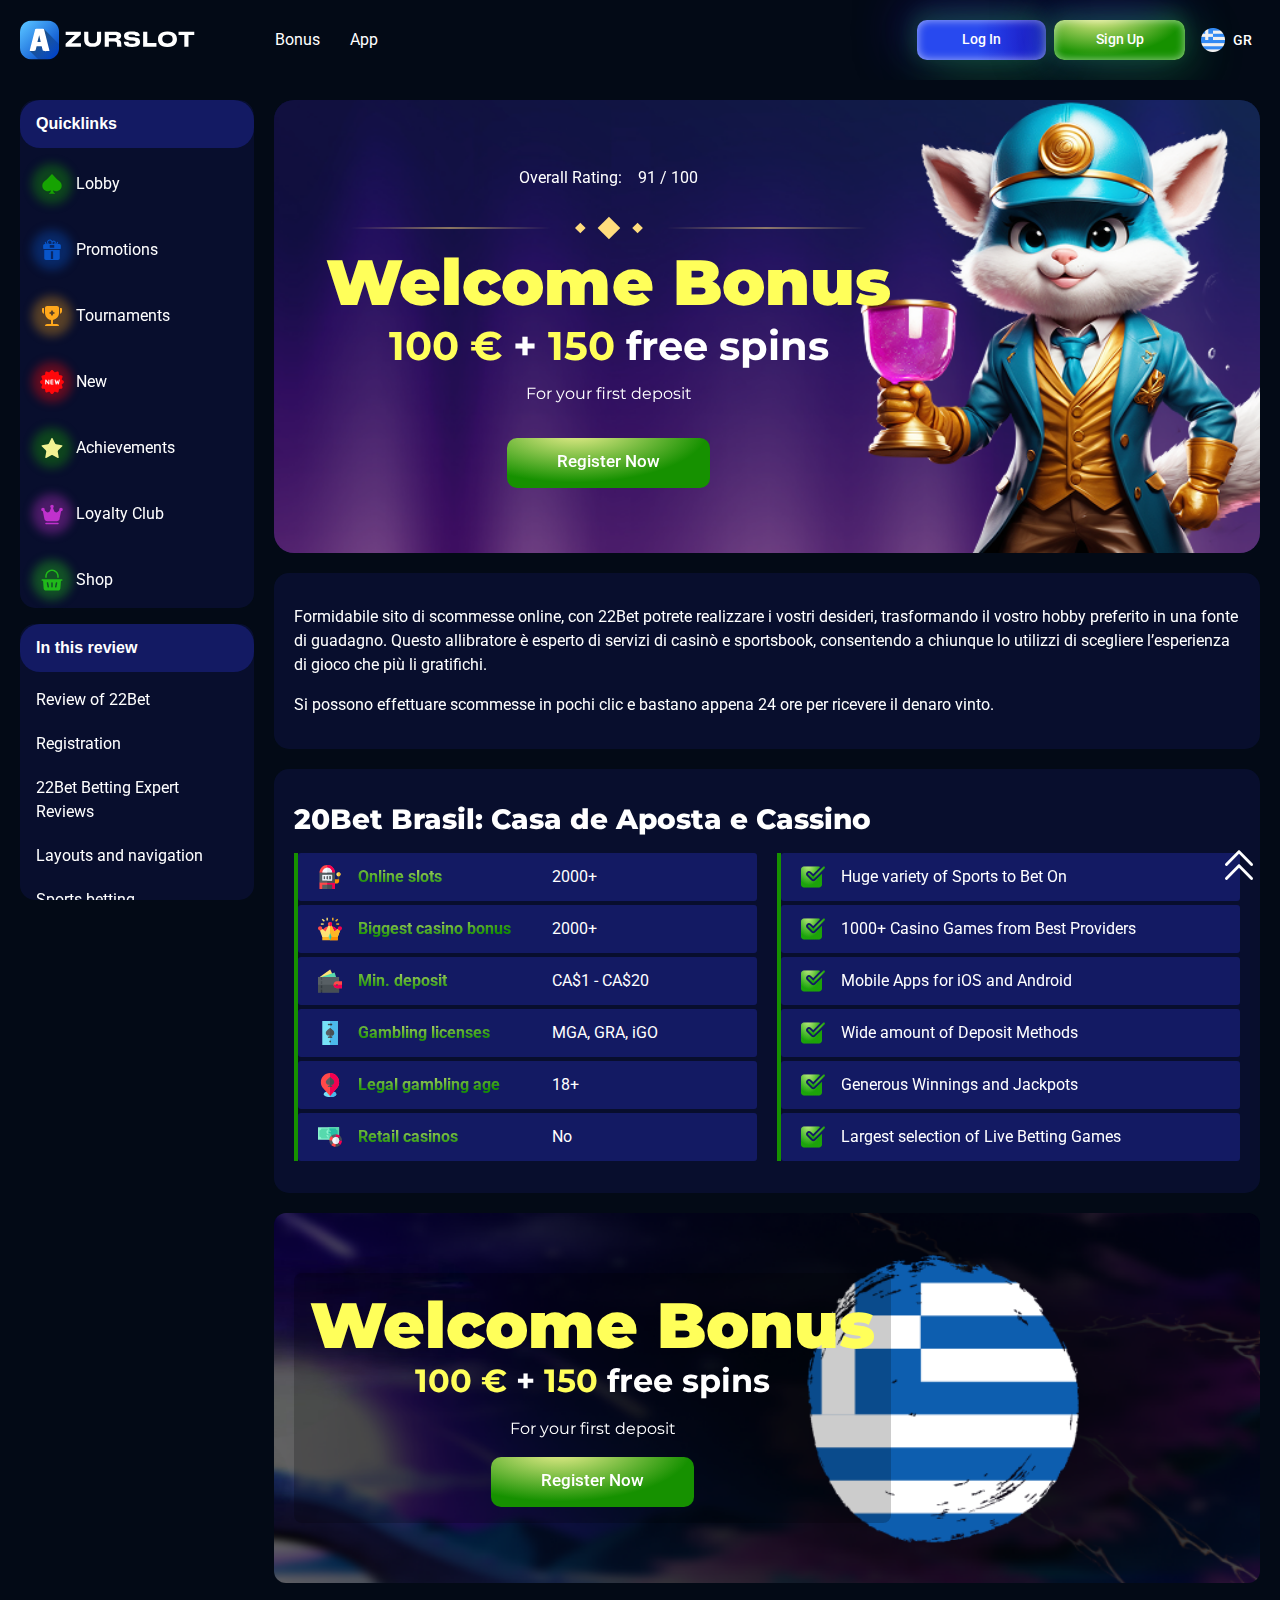
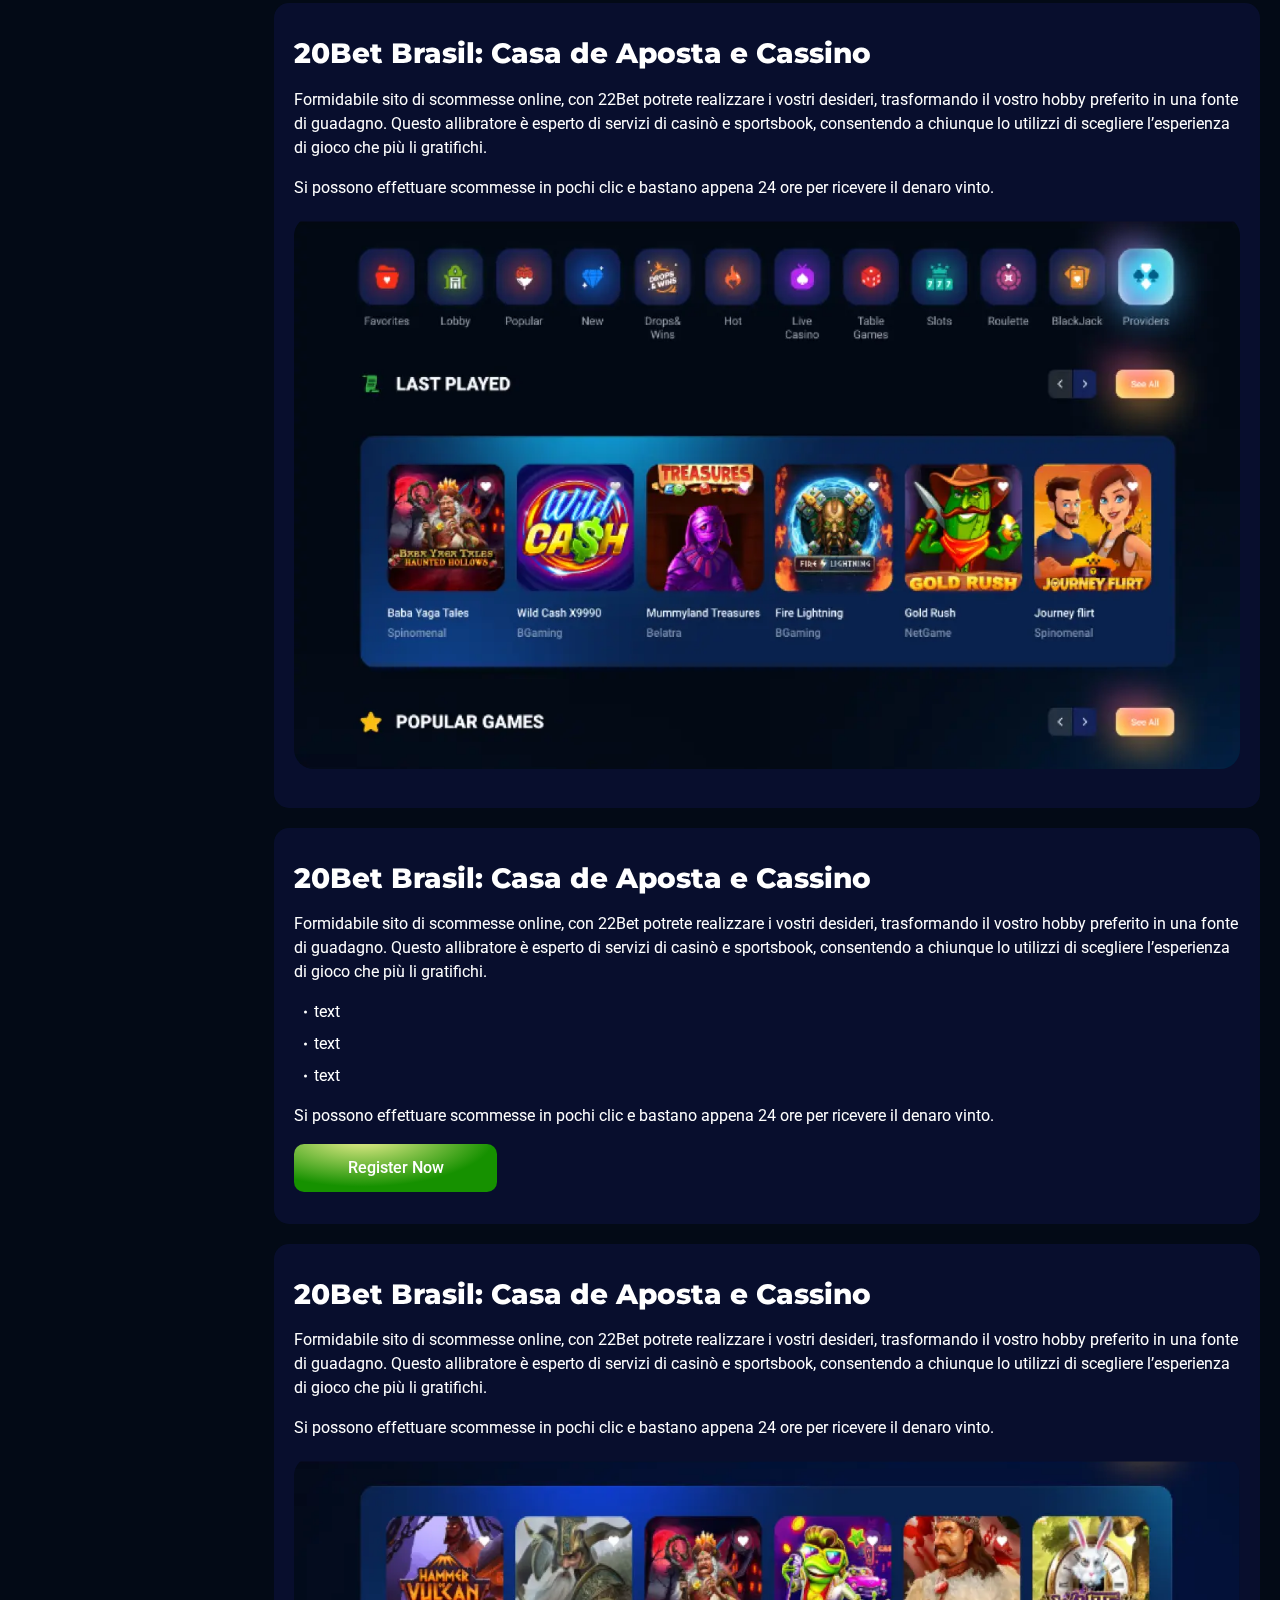
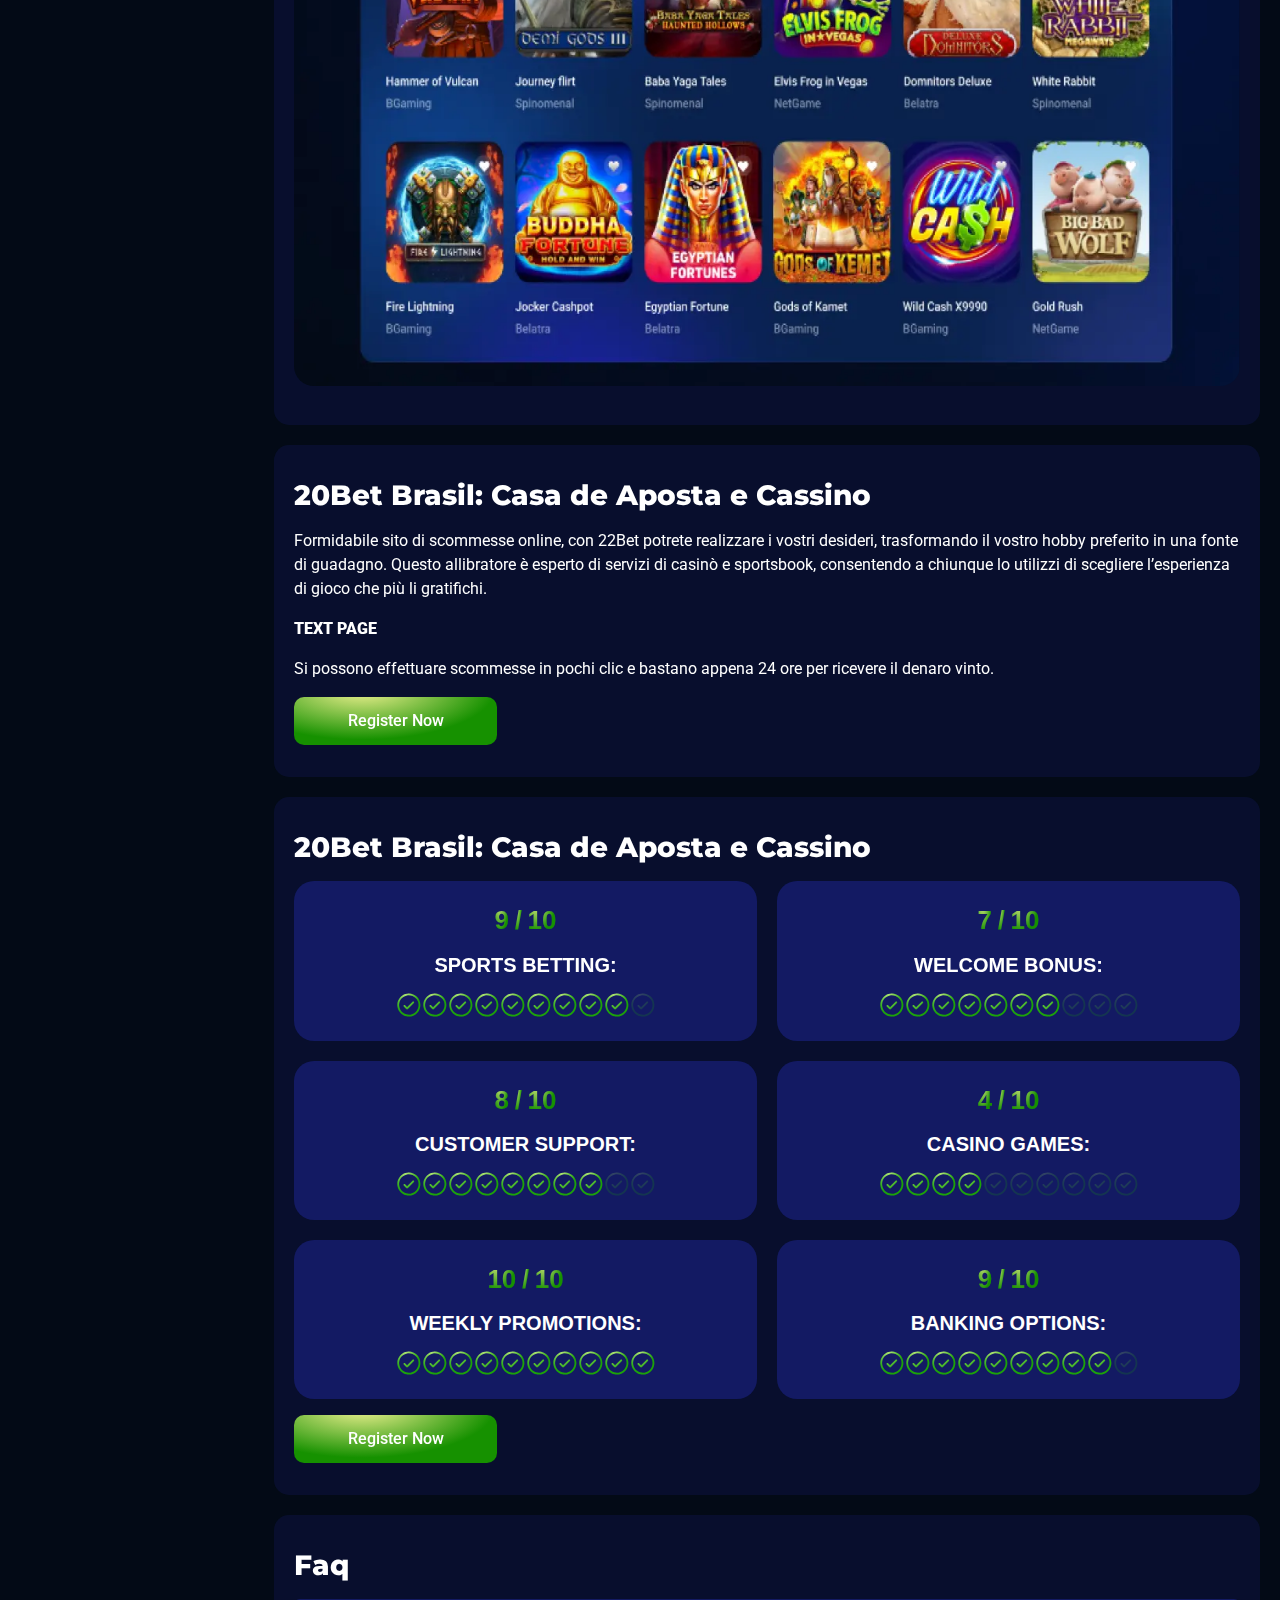
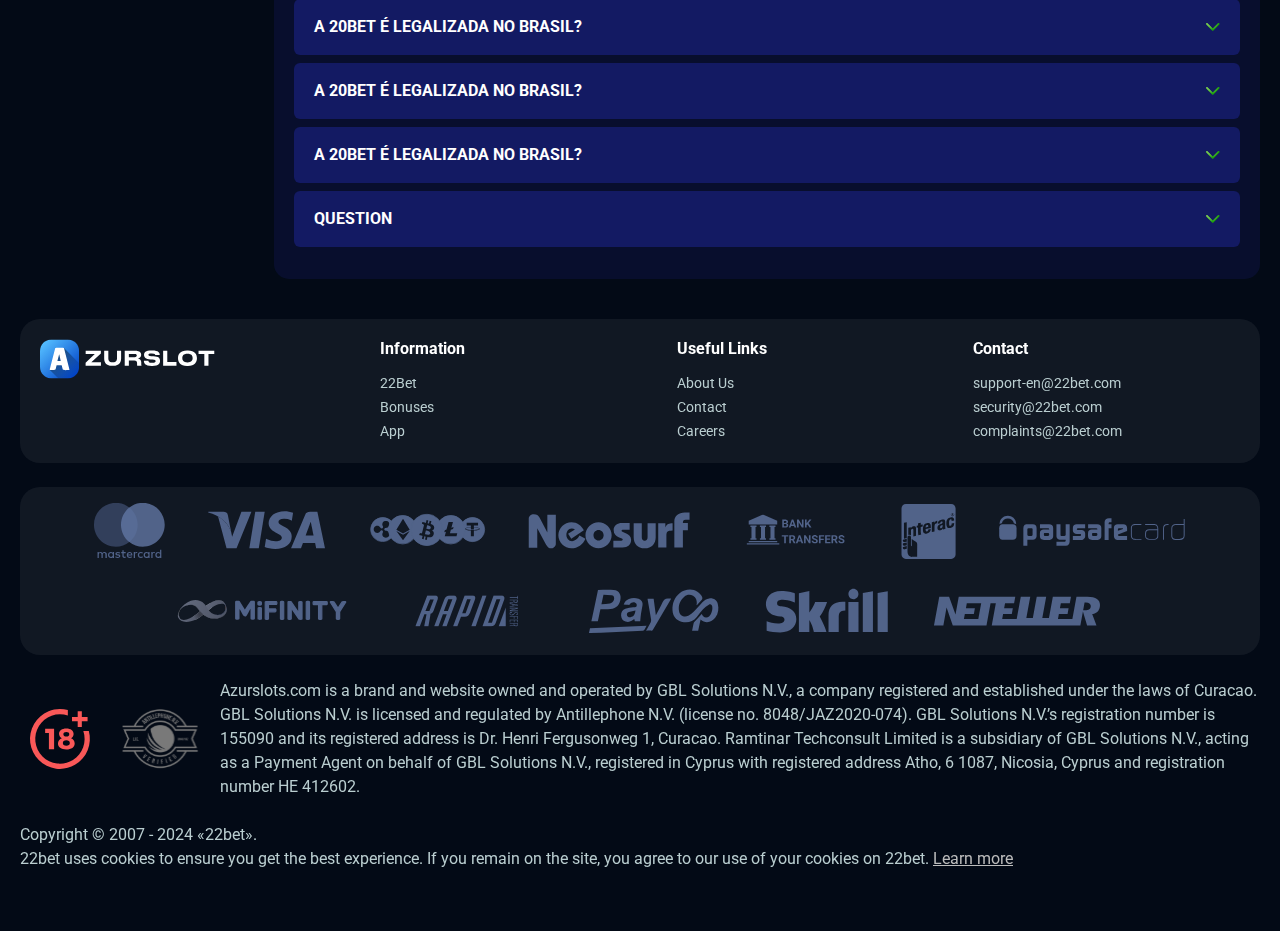
<file: index.html>
<!DOCTYPE html>
<html lang="gr">
  <head>
    <meta charset="UTF-8" />
    <meta name="viewport" content="width=device-width, initial-scale=1.0" />
    <title>Welcome bonus!</title>
    <meta
      name="description"
      content=""
    />
    <meta property="og:site_name" content="" />
    <meta property="og:title" content="" />
    <meta property="og:type" content="website" />
    <meta property="og:url" content="http://azurslotgreece.com/" />
    <meta property="og:image" content />
    <meta property="og:image:alt" content />
    <meta property="og:locale" content="gr" />
    <meta
      property="og:description"
      content=""
    />
    <link rel="preconnect" href="https://fonts.googleapis.com" />
    <link rel="preconnect" href="https://fonts.gstatic.com" crossorigin />
    <link
      href="https://fonts.googleapis.com/css2?family=Roboto:wght@400;500;700&family=Montserrat:wght@100;200;300;400;500;600;700;800;900&display=swap"
      rel="stylesheet"
    />

    <link rel="stylesheet" href="./css/reset.css" />
    <link rel="stylesheet" href="./css/main.css" />
    <link rel="stylesheet" href="./css/media.css" />
    <link rel="icon" href="./images/favicon.png" type="image/x-icon" />
    <script
      src="https://code.jquery.com/jquery-3.6.1.min.js"
      integrity="sha256-o88AwQnZB+VDvE9tvIXrMQaPlFFSUTR+nldQm1LuPXQ="
      crossorigin="anonymous"
    ></script>
    <script type="application/ld+json">
      {
          "@context": "http://schema.org",
          "@type": "Game",
          "name": "http://azurslotgreece.com/",
          "aggregateRating": {
              "@type": "AggregateRating",
              "ratingValue": "91",
              "bestRating": "100",
              "reviewCount": "100"
          }
      }
      </script>
      <script type="application/ld+json">
        {
          "@context": "https://schema.org",
          "@type": "FAQPage",
          "mainEntity": [
            {
              "@type": "Question",
              "name": "A 20Bet é legalizada no Brasil?",
              "acceptedAnswer": {
                "@type": "Answer",
                "text": "Sim, a casa de apostas tem licença emitida por Curaçao, que é reconhecida no Brasil e a permite atuar por aqui."
              }
            },
            {
              "@type": "Question",
              "name": "A 20Bet é legalizada no Brasil?",
              "acceptedAnswer": {
                "@type": "Answer",
                "text": "Sim, a casa de apostas tem licença emitida por Curaçao, que é reconhecida no Brasil e a permite atuar por aqui."
              }
            },
            {
              "@type": "Question",
              "name": "A 20Bet é legalizada no Brasil?",
              "acceptedAnswer": {
                "@type": "Answer",
                "text": "Sim, a casa de apostas tem licença emitida por Curaçao, que é reconhecida no Brasil e a permite atuar por aqui."
              }
            },
            {
              "@type": "Question",
              "name": "question",
              "acceptedAnswer": {
                "@type": "Answer",
                "text": "Sim, a casa de apostas tem licença emitida por Curaçao, que é reconhecida no Brasil e a permite atuar por aqui."
              }
            }
          ]
        }
        </script>
        
  </head>
  <body>
    <header class="header">
      <section class="content header__content">
        <a href="#" class="logo header__logo"
          ><img src="./images/logo.svg" alt="logo" title=""
        /></a>
        <button class="header__btn-menu">
          <svg
            width="16px"
            height="16px"
            viewBox="0 0 16 16"
            xmlns="http://www.w3.org/2000/svg"
          >
            <rect y="0" width="16" height="3" rx="1.5"></rect>
            <rect y="6.5" width="16" height="3" rx="1.5"></rect>
            <rect y="13" width="16" height="3" rx="1.5"></rect>
          </svg>
        </button>
        <nav class="menu header__menu">
          <ul class="header__menu-list">
            <li><a href="#">Bonus</a></li>
            <li><a href="#">App</a></li>
          </ul>
          <div class="header__btn">
            <a
              href="#"
              class="header__button header__button-login header__btn-login"
              >Log In
            </a>
            <a
              href="#"
              class="header__button header__button-signin header__btn-signin"
              >Sign Up</a
            >
          </div>
        </nav>
        <a href="#" class="header__button header__button-login">Log In</a>
        <a href="#" class="header__button header__button-signin">Sign Up</a>

        <div class="header__language">
          <div class="header__flag-wrap">
            <a class="header__country" href="#">
              <span><img src="./images/flag.png" alt=" Flag" title /></span>
              <span>gr</span>
            </a>
          </div>
        </div>
      </section>
    </header>
    <main class="main">
      <aside class="sidebar-wrapper">
        <section class="content sidebar">
          <nav class="menu sidebar__menu">
            <button class="sidebar__links-menu">Quicklinks</button>
            <ul>
              <li>
                <a href="#">
                  <div class="icon-blur">
                    <span></span>
                    <img
                      class="icon-default"
                      src="./images/sidebar/lobby.svg"
                      alt=" Lobby"
                      title
                    />
                  </div>

                  Lobby
                </a>
              </li>
              <li>
                <a href="#">
                  <div class="icon-blur">
                    <span></span>
                    <img
                      class="icon-default"
                      src="./images/sidebar/promotions.svg"
                      alt="Promotions"
                      title
                    />
                  </div>
                  Promotions</a
                >
              </li>
              <li>
                <a href="#">
                  <div class="icon-blur">
                    <span></span
                    ><img
                      class="icon-default"
                      src="./images/sidebar/tournaments.svg"
                      alt="Tournaments"
                      title
                    />
                  </div>
                  Tournaments</a
                >
              </li>
              <li>
                <a href="#">
                  <div class="icon-blur">
                    <span></span
                    ><img
                      class="icon-default"
                      src="./images/sidebar/new.svg"
                      alt="New"
                      title
                    />
                  </div>

                  New</a
                >
              </li>
              <li>
                <a href="">
                  <div class="icon-blur">
                    <span></span
                    ><img
                      class="icon-default"
                      src="./images/sidebar/achievements.svg"
                      alt="Achievements"
                      title
                    />
                  </div>
                  Achievements</a
                >
              </li>

              <li>
                <a href="">
                  <div class="icon-blur">
                    <span></span
                    ><img
                      class="icon-default"
                      src="./images/sidebar/loyaltyClub.svg"
                      alt="Loyalty Club"
                      title
                    />
                  </div>
                  Loyalty Club</a
                >
              </li>
              <li>
                <a href="">
                  <div class="icon-blur">
                    <span></span
                    ><img
                      class="icon-default"
                      src="./images/sidebar/shop.svg"
                      alt="Shop"
                      title
                    />
                  </div>
                  Shop</a
                >
              </li>
            </ul>
          </nav>

          <div class="sidebar__navigation">
            <button class="sidebar__links-button">In this review</button>
            <div class="sidebar__links">
              <ul class="sidebar__links-list">
                <li><a href="#" title>Review of 22Bet</a></li>
                <li><a href="#" title>Registration</a></li>
                <li><a href="#" title>22Bet Betting Expert Reviews</a></li>
                <li><a href="#" title>Layouts and navigation</a></li>
                <li><a href="#" title>Sports betting</a></li>
                <li><a href="#" title>Sports offers</a></li>
                <li><a href="#" title>Live betting</a></li>
                <li><a href="#" title>Cash out</a></li>
                <li><a href="#" title>Live stream</a></li>
              </ul>
            </div>
          </div>
        </section>
      </aside>

      <section class="content__wrapper">
        <section class="content hero hero__content">
          <div class="background ">
            <img src="./images/main/bg-main.png" alt="hero" title />
          </div>

          <div class="hero__data">
            <div
              class="hero__rating"
             
            >
              <p>Overall Rating:</p>
             
              <span
                
              >
                <span > 91 </span>
                <span> / </span>
                <span > 100 </span>
               
              </span>
            </div>
            <h1 class="title general hero__title">
              Welcome Bonus 
              <strong>
                100 € <span> + </span>150 <span>free spins </span></strong
              >
            </h1>
            <p class="hero__text">For your first deposit</p>

            <a href="#" class="button hero__button">Register Now</a>
          </div>
        </section>
        <section class="content page-nav">
          <div class="page-nav-button sidebar__links-button">
            In this review
          </div>
          <ul class="page-nav-list sidebar__links-list">
            <li><a href="#" title>Review of 22Bet</a></li>
            <li><a href="#" title>Registration</a></li>
            <li><a href="#" title>22Bet Betting Expert Reviews</a></li>
            <li><a href="#" title>Layouts and navigation</a></li>
            <li><a href="#" title>Sports betting</a></li>
            <li><a href="#" title>Sports offers</a></li>
            <li><a href="#" title>Live betting</a></li>
            <li><a href="#" title>Cash out</a></li>
            <li><a href="#" title>Live stream</a></li>
          </ul>
        </section>
        <section class="content article">
          <p>
            Formidabile sito di scommesse online, con 22Bet potrete realizzare i
            vostri desideri, trasformando il vostro hobby preferito in una fonte
            di guadagno. Questo allibratore è esperto di servizi di casinò e
            sportsbook, consentendo a chiunque lo utilizzi di scegliere
            l’esperienza di gioco che più li gratifichi.
          </p>

          <p>
            Si possono effettuare scommesse in pochi clic e bastano appena 24
            ore per ricevere il denaro vinto.
          </p>
        </section>

      
        <section class="content about">
          <h2 class="title high about__title">20Bet Brasil: Casa de Aposta e Cassino</h2>
         <div class="about__content">
          <table class="about__table">
            <tbody class="about__group">
              
                <tr>
                <td>Online slots</td>
                <td>2000+</td>
               </tr>
               <tr>
                <td>Biggest casino bonus</td>
                <td>2000+</td>
               </tr>
               <tr>
                <td>Min. deposit</td>
                <td>CA$1 - CA$20</td>
               </tr>
           
                <tr>
                  <td>Gambling licenses</td>
                  <td>MGA, GRA, iGO</td>
                </tr>
                <tr>
                  <td>Legal gambling age</td>
                  <td>18+</td>
                </tr>
                <tr>
                  <td>Retail casinos</td>
                  <td>No</td>
                </tr>
              
            </tbody>
          </table>
          <div class="features__info">
            <ul >
              <li class="features__item">
                      Huge variety of Sports to Bet On
              </li>
              <li>
                1000+ Casino Games from Best Providers
              </li>
              <li>
                Mobile Apps for iOS and Android
              </li>
           
              <li>
                Wide amount of Deposit Methods
              </li>
              <li>
                Generous Winnings and Jackpots
              </li>
              <li>
               Largest selection of Live Betting Games
              </li>
            </ul>
           </div>
          
         </div>
        </section> 
  
        <section class="content banner">
          <div class="background banner__background">
            <img src="./images/main/banner-main.png" alt="banner" title />
          </div>
          <div class="banner__info">
            <h2 class="title high banner__title-main">
              Welcome Bonus 
              <strong>
                100 € <span> + </span>150 <span>free spins </span></strong
              >
            </h2>
            <p>
              For your first deposit</p>
              <a href="#" class="button banner__button">Register Now</a>
            </p>
          </div>
        </section>
        <section class="content article">
          <h2 class="article__title high title">20Bet Brasil: Casa de Aposta e Cassino</h2>

          <p class="">
            Formidabile sito di scommesse online, con 22Bet potrete realizzare i
            vostri desideri, trasformando il vostro hobby preferito in una fonte
            di guadagno. Questo allibratore è esperto di servizi di casinò e
            sportsbook, consentendo a chiunque lo utilizzi di scegliere
            l’esperienza di gioco che più li gratifichi.
          </p>

          <p>
            Si possono effettuare scommesse in pochi clic e bastano appena 24
            ore per ricevere il denaro vinto.
          </p>
          <div class="images">
            <img
              src="./images/main/image1-main.webp"
              alt="images"
              title
              class=""
            />
          </div>
        </section>
        <section class="content article">
          <h2 class="article__title article__title-star high title">20Bet Brasil: Casa de Aposta e Cassino</h2>
          <p>
            Formidabile sito di scommesse online, con 22Bet potrete realizzare i
            vostri desideri, trasformando il vostro hobby preferito in una fonte
            di guadagno. Questo allibratore è esperto di servizi di casinò e
            sportsbook, consentendo a chiunque lo utilizzi di scegliere
            l’esperienza di gioco che più li gratifichi.
          </p>
          <ul>
            <li>text</li>
            <li>text</li>
            <li>text</li>
          </ul>
          <p>
            Si possono effettuare scommesse in pochi clic e bastano appena 24
            ore per ricevere il denaro vinto.
          </p>

          <a href="#" class="button article__button">Register Now</a>
        </section>
        <section class="content article">
          <h2 class="article__title article__title-cube high title">20Bet Brasil: Casa de Aposta e Cassino</h2>

          <p class="">
            Formidabile sito di scommesse online, con 22Bet potrete realizzare i
            vostri desideri, trasformando il vostro hobby preferito in una fonte
            di guadagno. Questo allibratore è esperto di servizi di casinò e
            sportsbook, consentendo a chiunque lo utilizzi di scegliere
            l’esperienza di gioco che più li gratifichi.
          </p>

          <p>
            Si possono effettuare scommesse in pochi clic e bastano appena 24
            ore per ricevere il denaro vinto.
          </p>
          <div class="images">
            <img
              src="./images/main/image2-main.webp"
              alt="images"
              title
              class=""
            />
          </div>
        </section>
        <section class="content article">
          <h2 class="article__title article__title-roulette high title">20Bet Brasil: Casa de Aposta e Cassino</h2>
          <p>
            Formidabile sito di scommesse online, con 22Bet potrete realizzare i
            vostri desideri, trasformando il vostro hobby preferito in una fonte
            di guadagno. Questo allibratore è esperto di servizi di casinò e
            sportsbook, consentendo a chiunque lo utilizzi di scegliere
            l’esperienza di gioco che più li gratifichi.
          </p>

          <h3>Text page</h3>

          <p>
            Si possono effettuare scommesse in pochi clic e bastano appena 24
            ore per ricevere il denaro vinto.
          </p>
          
          <a href="#" class="button article__button">Register Now</a>
        </section>
        <section class="content ratings">
          <h2 class="ratings__title title high">20Bet Brasil: Casa de Aposta e Cassino</h2>

              <div class="ratings__content">
              <ul class="ratings__list">
                <li>
                 
                  <div  class="ratings__info">
                    
                    <span class="ratings__data">
                      <span>9</span>
                      <span>/</span>
                      <span>10</span>
                    </span>
                   
                    <p>Sports betting:</p>
                
                  </div>
                  <div class="ratings__img">
                    <img src="./images/main/ratings-icon.svg" alt="ratings" title>
                    <img src="./images/main/ratings-icon.svg" alt="ratings" title>
                    <img src="./images/main/ratings-icon.svg" alt="ratings" title>
                    <img src="./images/main/ratings-icon.svg" alt="ratings" title>
                    <img src="./images/main/ratings-icon.svg" alt="ratings" title>
                    <img src="./images/main/ratings-icon.svg" alt="ratings" title>
                    <img src="./images/main/ratings-icon.svg" alt="ratings" title>
                    <img src="./images/main/ratings-icon.svg" alt="ratings" title>
                    <img src="./images/main/ratings-icon.svg" alt="ratings" title>
                    <img class="ratings-icon-grey" src="./images/main/ratings-icon-grey.svg" alt="ratings" title>
                    
                  </div>
                </li>
                <li>
                  
                  <div class="ratings__info">
                    <span class="ratings__data">
                      <span>7</span>
                      <span>/</span>
                      <span>10</span>
                    </span>
                    <p>Welcome Bonus:
                    </p> 
                  </div>
                  <div class="ratings__img">
                    <img src="./images/main/ratings-icon.svg" alt="ratings" title>
                    <img src="./images/main/ratings-icon.svg" alt="ratings" title>
                    <img src="./images/main/ratings-icon.svg" alt="ratings" title>
                    <img src="./images/main/ratings-icon.svg" alt="ratings" title>
                    <img src="./images/main/ratings-icon.svg" alt="ratings" title>
                  <img src="./images/main/ratings-icon.svg" alt="ratings" title>
                  <img src="./images/main/ratings-icon.svg" alt="ratings" title>
                    <img class="ratings-icon-grey" src="./images/main/ratings-icon-grey.svg" alt="ratings" title>
                    <img class="ratings-icon-grey" src="./images/main/ratings-icon-grey.svg" alt="ratings" title>
                    <img class="ratings-icon-grey" src="./images/main/ratings-icon-grey.svg" alt="ratings" title>
                
                  </div>
                </li>
                <li>
                  
                  <div class="ratings__info">
                    <span class="ratings__data">
                      <span>8</span>
                      <span>/</span>
                      <span>10</span>
                    </span>
                    <p>Customer support:</p>
              
                  </div>
                  <div class="ratings__img">
                    <img src="./images/main/ratings-icon.svg" alt="ratings" title>
                    <img src="./images/main/ratings-icon.svg" alt="ratings" title>
                    <img src="./images/main/ratings-icon.svg" alt="ratings" title>
                    <img src="./images/main/ratings-icon.svg" alt="ratings" title>
                    <img src="./images/main/ratings-icon.svg" alt="ratings" title>
                    <img src="./images/main/ratings-icon.svg" alt="ratings" title>
                    <img src="./images/main/ratings-icon.svg" alt="ratings" title>
                    <img src="./images/main/ratings-icon.svg" alt="ratings" title>
                    <img class="ratings-icon-grey" src="./images/main/ratings-icon-grey.svg" alt="ratings" title>
                    <img class="ratings-icon-grey" src="./images/main/ratings-icon-grey.svg" alt="ratings" title>
                    
                  </div>  
              </li>
             
              <li>
               
                <div class="ratings__info">
                  <span class="ratings__data">
                    <span>4</span>
                    <span>/</span>
                    <span>10</span>
                  </span>
                  <p>Casino games:</p>
                
                </div>
                <div class="ratings__img">
                  <img src="./images/main/ratings-icon.svg" alt="ratings" title>
                  <img src="./images/main/ratings-icon.svg" alt="ratings" title>
                  <img src="./images/main/ratings-icon.svg" alt="ratings" title>
                  <img src="./images/main/ratings-icon.svg" alt="ratings" title>
                  <img class="ratings-icon-grey" src="./images/main/ratings-icon-grey.svg" alt="ratings" title>
                  <img class="ratings-icon-grey" src="./images/main/ratings-icon-grey.svg" alt="ratings" title>
                  <img class="ratings-icon-grey" src="./images/main/ratings-icon-grey.svg" alt="ratings" title>
                  <img class="ratings-icon-grey" src="./images/main/ratings-icon-grey.svg" alt="ratings" title>
                  <img class="ratings-icon-grey" src="./images/main/ratings-icon-grey.svg" alt="ratings" title>
                  <img class="ratings-icon-grey" src="./images/main/ratings-icon-grey.svg" alt="ratings" title>
                 
                </div>
              
               
              </li>
                <li>
                 
                  <div class="ratings__info">
                    <span class="ratings__data">
                      <span>10</span>
                      <span>/</span>
                      <span>10</span>
                    </span>
                    <p>Weekly Promotions:
                    </p>
              
                  </div>
                  <div class="ratings__img">
                    <img src="./images/main/ratings-icon.svg" alt="ratings" title>
                  <img src="./images/main/ratings-icon.svg" alt="ratings" title>
                  <img src="./images/main/ratings-icon.svg" alt="ratings" title>
                  <img src="./images/main/ratings-icon.svg" alt="ratings" title>
                  <img src="./images/main/ratings-icon.svg" alt="ratings" title>
                  <img src="./images/main/ratings-icon.svg" alt="ratings" title>
                  <img src="./images/main/ratings-icon.svg" alt="ratings" title>
                  <img src="./images/main/ratings-icon.svg" alt="ratings" title>
                  <img src="./images/main/ratings-icon.svg" alt="ratings" title>
                  <img src="./images/main/ratings-icon.svg" alt="ratings" title>
                  </div>   
                  
                </li> 
              <li>
               
                <div class="ratings__info">
                  <span class="ratings__data">
                    <span>9</span>
                    <span>/</span>
                    <span>10</span>
                  </span>
                  <p>Banking Options:</p>
                  
                </div> 
                <div class="ratings__img">
                  <img src="./images/main/ratings-icon.svg" alt="ratings" title>
                  <img src="./images/main/ratings-icon.svg" alt="ratings" title>
                  <img src="./images/main/ratings-icon.svg" alt="ratings" title>
                  <img src="./images/main/ratings-icon.svg" alt="ratings" title>
                  <img src="./images/main/ratings-icon.svg" alt="ratings" title>
                  <img src="./images/main/ratings-icon.svg" alt="ratings" title>
                  <img src="./images/main/ratings-icon.svg" alt="ratings" title>
                  <img src="./images/main/ratings-icon.svg" alt="ratings" title>
                  <img src="./images/main/ratings-icon.svg" alt="ratings" title>
                  <img class="ratings-icon-grey" src="./images/main/ratings-icon-grey.svg" alt="ratings" title>
                </div>
              </li> 
            
              </ul>
             
            </div>

          <a href="#" class="button ratings__button">Register Now</a>
        </section>
        <section class="content faq">
          <h2 class="title high faq__title">Faq</h2>
          <ul class="faq__list">
            <li
              class="faq__item"
              
            >
              <h3
                class="title medium faq__subtitle js-button-expander"
                
              >
               A 20Bet é legalizada no Brasil?
              </h3>
              <div
                class="faq__answer js-expand-content"
                
              >
                <p >
                  Sim, a casa de apostas tem licença emitida por Curaçao, que é reconhecida no Brasil e a permite atuar por aqui.
                </p>
              </div>
            </li>
            <li
              class="faq__item"
              
            >
              <h3
                class="title medium faq__subtitle js-button-expander"
                
              >
               A 20Bet é legalizada no Brasil?
              </h3>
              <div
                class="faq__answer js-expand-content"
               
              >
                <p >
                  Sim, a casa de apostas tem licença emitida por Curaçao, que é reconhecida no Brasil e a permite atuar por aqui.
                </p>
              </div>
            </li>
            <li
            class="faq__item"
           
          >
            <h3
              class="title medium faq__subtitle js-button-expander"
              
            >
               A 20Bet é legalizada no Brasil?
            </h3>
            <div
              class="faq__answer js-expand-content"
              
            >
              <p >
                Sim, a casa de apostas tem licença emitida por Curaçao, que é reconhecida no Brasil e a permite atuar por aqui.
              </p>
            </div>
          </li>
          <li
          class="faq__item"
         
        >
          <h3
            class="title medium faq__subtitle js-button-expander"
            
          >
          question
          </h3>
          <div
            class="faq__answer js-expand-content"
            
          >
            <p >
              Sim, a casa de apostas tem licença emitida por Curaçao, que é reconhecida no Brasil e a permite atuar por aqui.
            </p>
          </div>
        </li>
          </ul>
        </section>
        <div class="" onclick="scrollToTop()">
          <button class="main__arrow" id="scrollToTopBtn"></button>
        </div>
      </section>
    </main>
    <footer class="footer">
      <section class="content footer__content">
        <div class="footer__wrapper">
          <div class="footer__logo-wrap">
            <a href="./index.html" class="logo footer__logo"
              ><img src="./images/logo.svg" alt="logo" title=""
            /></a>
          </div>
          <ul class="footer__menu">
            <li>
              <div>Information</div>
              <ul class="footer__info">
                <li><a href="#">22Bet </a></li>
                <li><a href="#">Bonuses</a></li>
                <li><a href="#">App </a></li>
              </ul>
            </li>

            <li>
              <div>Useful Links</div>
              <ul class="footer__info">
                <li><a href="#">About Us</a></li>
                <li><a href="#">Contact</a></li>
                <li><a href="#">Careers</a></li>
              </ul>
            </li>
            <li>
              <div>Contact</div>
              <ul class="footer__info">
                <li>
                  <a href="mailto:support-en@22bet.com">support-en@22bet.com</a>
                </li>
                <li>
                  <a href="mailto:security@22bet.com">security@22bet.com</a>
                </li>
                <li>
                  <a href="mailto:complaints@22bet.com">complaints@22bet.com</a>
                </li>
              </ul>
            </li>
          </ul>
        </div>

        <div class="footer__cards-pay">
          <ul class="footer__cards-pay-first">
            <li>
              <a href="#"
                ><img src="./images/footer-pay/mastercard.svg" alt="pay" title
              /></a>
            </li>
            <li>
              <a href="#"
                ><img src="./images/footer-pay/visa.svg" alt="pay" title
              /></a>
            </li>
            <li>
              <a href="#"
                ><img src="./images/footer-pay/crypto.svg" alt="pay" title
              /></a>
            </li>
            <li>
              <a href="#"
                ><img src="./images/footer-pay/neosurf.svg" alt="pay" title
              /></a>
            </li>
            <li>
              <a href="#"
                ><img
                  src="./images/footer-pay/bank-transfers.svg"
                  alt="pay"
                  title
              /></a>
            </li>
            <li>
              <a href="#"
                ><img src="./images/footer-pay/interac.svg" alt="pay" title
              /></a>
            </li>
            <li>
              <a href="#"
                ><img src="./images/footer-pay/paysafecard.svg" alt="pay" title
              /></a>
            </li>
            <li>
              <a href="#"
                ><img
                  class="footer__cards-pay-img"
                  src="./images/footer-pay/mifinity.svg"
                  alt="pay"
                  title
              /></a>
            </li>
            <li>
              <a href="#"
                ><img
                  class="footer__cards-pay-img"
                  src="./images/footer-pay/rapid.svg"
                  alt="pay"
                  title
              /></a>
            </li>
            <li>
              <a href="#"
                ><img
                  class="footer__cards-pay-img"
                  src="./images/footer-pay/payOp.svg"
                  alt="pay"
                  title
              /></a>
            </li>
            <li>
              <a href="#"
                ><img
                  class="footer__cards-pay-img"
                  src="./images/footer-pay/skrill.svg"
                  alt="pay"
                  title
              /></a>
            </li>
            <li>
              <a href="#"
                ><img
                  class="footer__cards-pay-img"
                  src="./images/footer-pay/neteller.svg"
                  alt="pay"
                  title
              /></a>
            </li>
          </ul>
        </div>
        <div class="footer__text">
          <div class="footer__img">
            <img src="./images/age.svg" alt="age" title />
          <img src="./images/footer-frame.svg" alt="frame" title />
          </div>
          <p>
            Azurslots.com is a brand and website owned and operated by GBL
            Solutions N.V., a company registered and established under the laws
            of Curacao. GBL Solutions N.V. is licensed and regulated by
            Antillephone N.V. (license no. 8048/JAZ2020-074). GBL Solutions
            N.V.’s registration number is 155090 and its registered address is
            Dr. Henri Fergusonweg 1, Curacao. Ramtinar Techconsult Limited is a
            subsidiary of GBL Solutions N.V., acting as a Payment Agent on
            behalf of GBL Solutions N.V., registered in Cyprus with registered
            address Atho, 6 1087, Nicosia, Cyprus and registration number ΗΕ
            412602.
          </p>
        </div>
        <div class="footer__copy">
          <p>Copyright &copy; 2007 - 2024 «22bet».</p>
        <p>
          22bet uses cookies to ensure you get the best experience. If you
          remain on the site, you agree to our use of your cookies on 22bet.
          <a href="" class="footer__link">Learn more</a>
        </p>
        </div>
      </section>
    </footer>
    <script src="./js/sidebar.js" defer></script>
    <script src="./js/arrowUp.js" defer></script>
    <script src="./js/expander.js" defer></script>
    <script src="./js/mobile-menu.js" defer></script>
  </body>
</html>
</file>
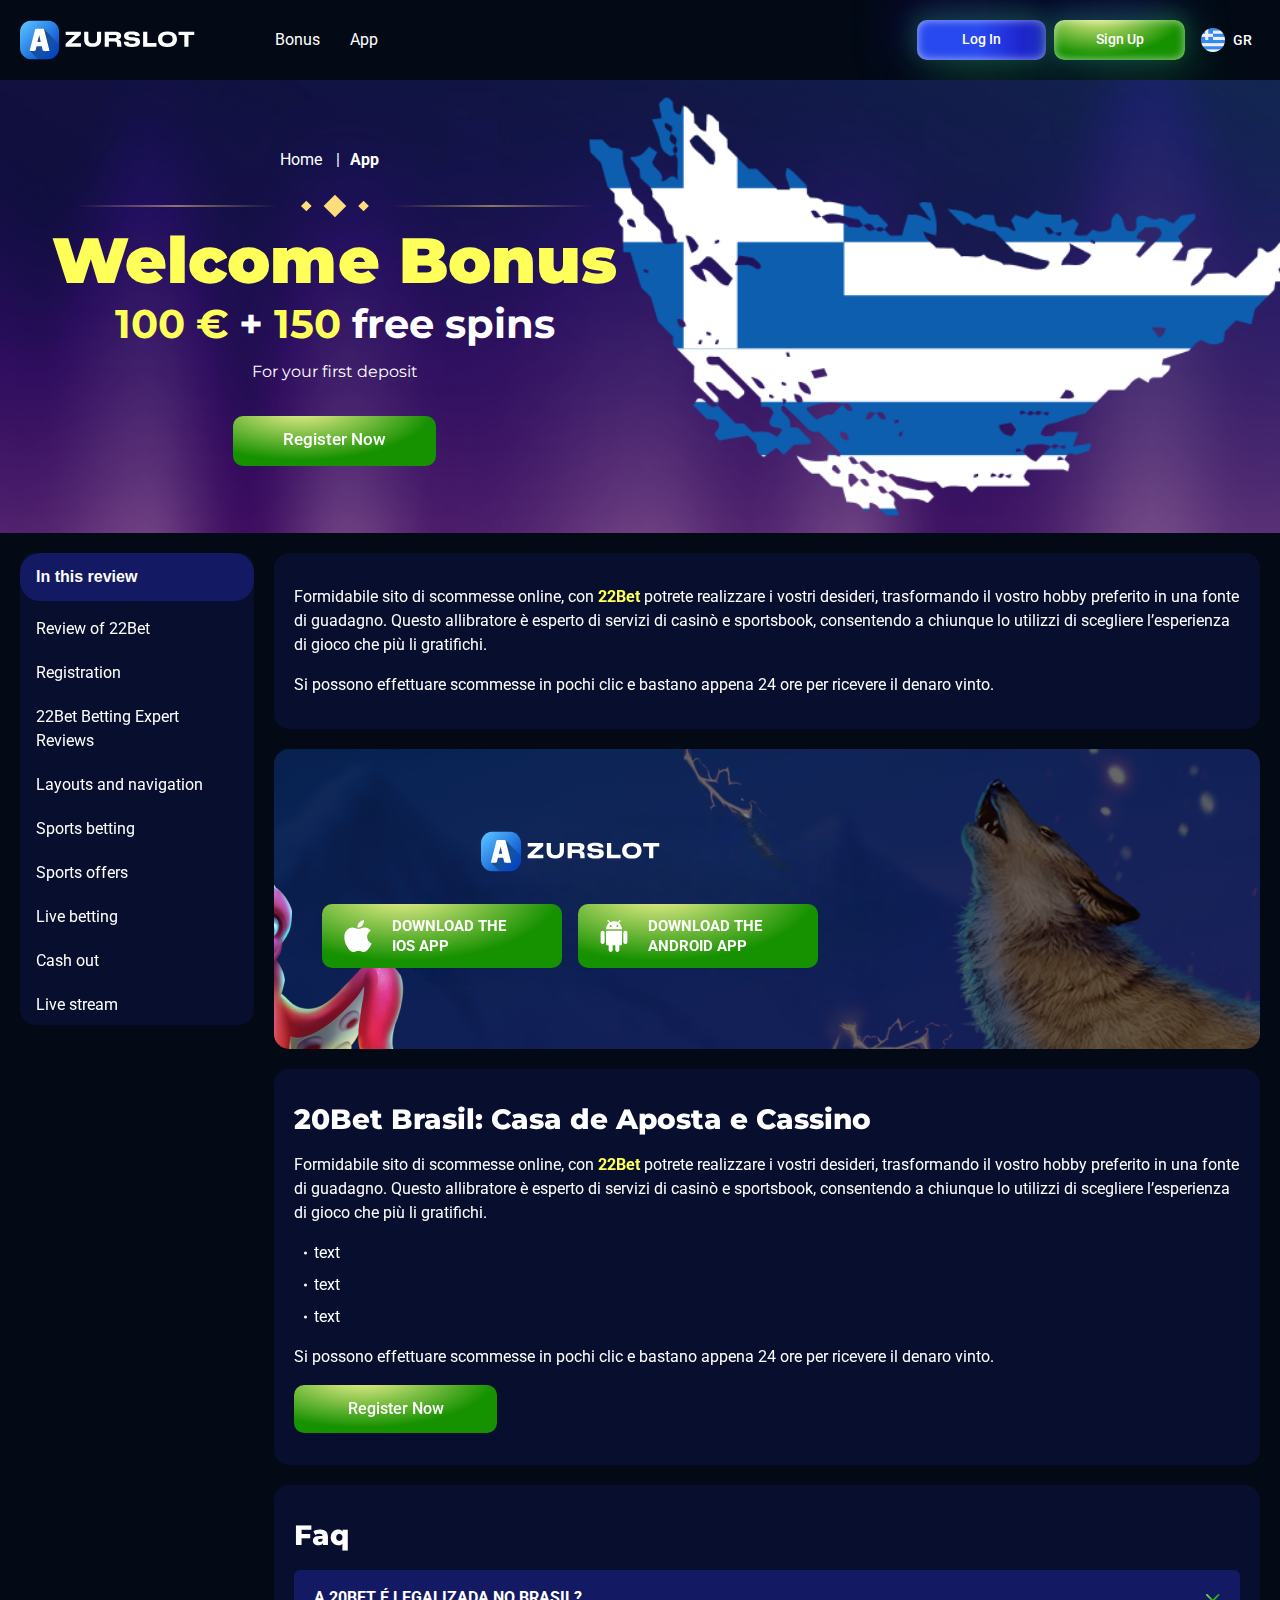
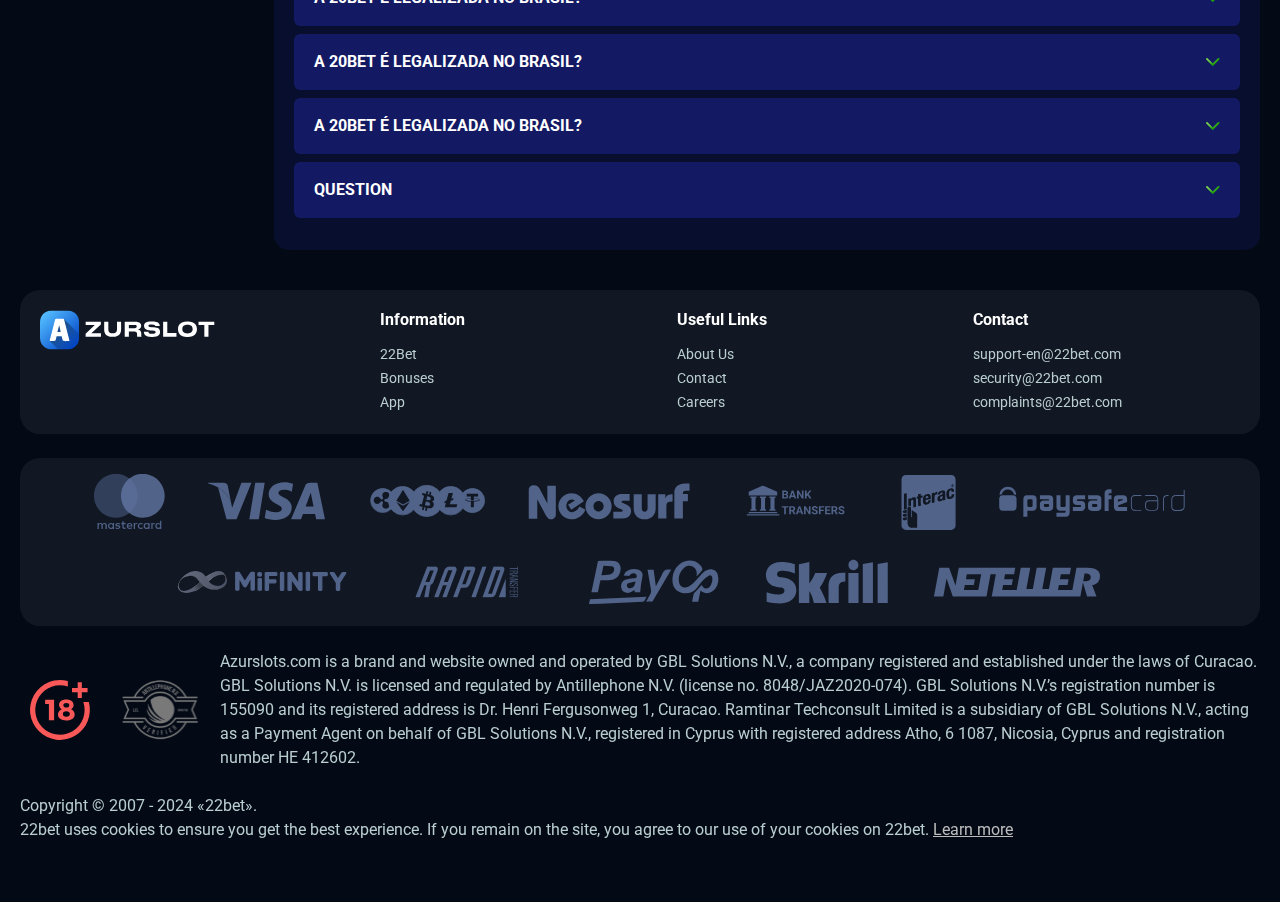
<file: app.html>
<!DOCTYPE html>
<html lang="gr">
  <head>
    <meta charset="UTF-8" />
    <meta name="viewport" content="width=device-width, initial-scale=1.0" />
    <title>Welcome Bonus !</title>
    <meta name="description" content="" />
    <meta property="og:site_name" content="" />
    <meta property="og:title" content="" />
    <meta property="og:type" content="website" />
    <meta property="og:url" content="http://azurslotgreece.com/" />
    <meta property="og:image" content />
    <meta property="og:image:alt" content />
    <meta property="og:locale" content="gr" />
    <meta property="og:description" content="" />
    <link rel="preconnect" href="https://fonts.googleapis.com" />
    <link rel="preconnect" href="https://fonts.gstatic.com" crossorigin />
    <link
      href="https://fonts.googleapis.com/css2?family=Roboto:wght@400;500;700&family=Montserrat:wght@100;200;300;400;500;600;700;800;900&display=swap"
      rel="stylesheet"
    />

    <link rel="stylesheet" href="./css/reset.css" />
    <link rel="stylesheet" href="./css/main.css" />
    <link rel="stylesheet" href="./css/media.css" />
    <link rel="icon" href="./images/favicon.png" type="image/x-icon" />
    <script
      src="https://code.jquery.com/jquery-3.6.1.min.js"
      integrity="sha256-o88AwQnZB+VDvE9tvIXrMQaPlFFSUTR+nldQm1LuPXQ="
      crossorigin="anonymous"
    ></script>
    <script type="application/ld+json">
      {
        "@context": "https://schema.org",
        "@type": "BreadcrumbList",
        "itemListElement": [
          {
            "@type": "ListItem",
            "position": 1,
            "item": {
              "@id": "#",
              "name": "Home"
            }
          },
          {
            "@type": "ListItem",
            "position": 2,
            "item": {
              "@id": "#",
              "name": "App"
            }
          }
        ]
      }
    </script>
    <script type="application/ld+json">
      {
        "@context": "https://schema.org",
        "@type": "FAQPage",
        "mainEntity": [
          {
            "@type": "Question",
            "name": "A 20Bet é legalizada no Brasil?",
            "acceptedAnswer": {
              "@type": "Answer",
              "text": "Sim, a casa de apostas tem licença emitida por Curaçao, que é reconhecida no Brasil e a permite atuar por aqui."
            }
          },
          {
            "@type": "Question",
            "name": "A 20Bet é legalizada no Brasil?",
            "acceptedAnswer": {
              "@type": "Answer",
              "text": "Sim, a casa de apostas tem licença emitida por Curaçao, que é reconhecida no Brasil e a permite atuar por aqui."
            }
          },
          {
            "@type": "Question",
            "name": "A 20Bet é legalizada no Brasil?",
            "acceptedAnswer": {
              "@type": "Answer",
              "text": "Sim, a casa de apostas tem licença emitida por Curaçao, que é reconhecida no Brasil e a permite atuar por aqui."
            }
          },
          {
            "@type": "Question",
            "name": "question",
            "acceptedAnswer": {
              "@type": "Answer",
              "text": "Sim, a casa de apostas tem licença emitida por Curaçao, que é reconhecida no Brasil e a permite atuar por aqui."
            }
          }
        ]
      }
    </script>
  </head>
  <body>
    <header class="header">
      <section class="content header__content">
        <a href="#" class="logo header__logo"
          ><img src="./images/logo.svg" alt="logo" title=""
        /></a>
        <button class="header__btn-menu">
          <svg
            width="16px"
            height="16px"
            viewBox="0 0 16 16"
            xmlns="http://www.w3.org/2000/svg"
          >
            <rect y="0" width="16" height="3" rx="1.5"></rect>
            <rect y="6.5" width="16" height="3" rx="1.5"></rect>
            <rect y="13" width="16" height="3" rx="1.5"></rect>
          </svg>
        </button>
        <nav class="menu header__menu">
          <ul class="header__menu-list">
            <li><a href="#">Bonus</a></li>
            <li><a href="#">App</a></li>
          </ul>
          <div class="header__btn">
            <a
              href="#"
              class="header__button header__button-login header__btn-login"
              >Log In
            </a>
            <a
              href="#"
              class="header__button header__button-signin header__btn-signin"
              >Sign Up</a
            >
          </div>
        </nav>
        <a href="#" class="header__button header__button-login">Log In </a>
        <a href="#" class="header__button header__button-signin">Sign Up</a>

        <div class="header__language">
          <div class="header__flag-wrap">
            <a class="header__country" href="#">
              <span><img src="./images/flag.png" alt=" Flag" title /></span>
              <span>gr</span>
            </a>
          </div>
        </div>
      </section>
    </header>
    <section class="hero hero__page">
      <div class="background hero__background hero__background-page">
        <img src="./images/app/bg-app.png" alt="hero" title />
      </div>

      <div class="hero__data hero__data-page">
        <ul class="breadcrumbs">
          <li>
            <a href="#"> <span>Home</span></a>
          </li>
          <li>
            <a href="#"> <span>App</span></a>
          </li>
        </ul>
        <h1 class="title general hero__title">
          Welcome Bonus
          <strong> 100 € <span> + </span>150 <span>free spins </span></strong>
        </h1>
        <p class="hero__text">For your first deposit</p>

        <a href="#" class="button hero__button">Register Now</a>
      </div>
    </section>
    <main class="main main-page">
      <aside class="sidebar-wrapper">
        <section class="content sidebar">
          <div class="sidebar__navigation">
            <button class="sidebar__links-button">In this review</button>
            <div class="sidebar__links">
              <ul class="sidebar__links-list">
                <li><a href="#" title>Review of 22Bet</a></li>
                <li><a href="#" title>Registration</a></li>
                <li><a href="#" title>22Bet Betting Expert Reviews</a></li>
                <li><a href="#" title>Layouts and navigation</a></li>
                <li><a href="#" title>Sports betting</a></li>
                <li><a href="#" title>Sports offers</a></li>
                <li><a href="#" title>Live betting</a></li>
                <li><a href="#" title>Cash out</a></li>
                <li><a href="#" title>Live stream</a></li>
              </ul>
            </div>
          </div>
        </section>
      </aside>

      <section class="content__wrapper">
        <section class="content page-nav">
          <div class="page-nav-button sidebar__links-button">
            In this review
          </div>
          <ul class="page-nav-list sidebar__links-list">
            <li><a href="#" title>Review of 22Bet</a></li>
            <li><a href="#" title>Registration</a></li>
            <li><a href="#" title>22Bet Betting Expert Reviews</a></li>
            <li><a href="#" title>Layouts and navigation</a></li>
            <li><a href="#" title>Sports betting</a></li>
            <li><a href="#" title>Sports offers</a></li>
            <li><a href="#" title>Live betting</a></li>
            <li><a href="#" title>Cash out</a></li>
            <li><a href="#" title>Live stream</a></li>
          </ul>
        </section>
        <section class="content article">
          <p>
            Formidabile sito di scommesse online, con
            <a href="#" class="article__link">22Bet</a> potrete realizzare i
            vostri desideri, trasformando il vostro hobby preferito in una fonte
            di guadagno. Questo allibratore è esperto di servizi di casinò e
            sportsbook, consentendo a chiunque lo utilizzi di scegliere
            l’esperienza di gioco che più li gratifichi.
          </p>

          <p>
            Si possono effettuare scommesse in pochi clic e bastano appena 24
            ore per ricevere il denaro vinto.
          </p>
        </section>
        <section class="content banner__app">
          <div class="background banner__background-app">
            <img
              class="background-app"
              src="./images/app/banner-app.png"
              alt="banner"
              title
            />
          </div>
          <div class="banner__content banner__content-app">
            <a href="#" class="logo banner__logo"
              ><img src="./images/logo.svg" alt="logo" title=""
            /></a>
            <div class="banner__button-wrap">
              <a href="#" class="banner__btn banner__btn-android">
                DOWNLOAD THE IOS APP
              </a>

              <a href="#" class="banner__btn banner__btn-app">
                DOWNLOAD THE android APP</a
              >
            </div>
          </div>
        </section>
        <section class="content article">
          <h2 class="article__title article__title-star high title">
            20Bet Brasil: Casa de Aposta e Cassino
          </h2>
          <p>
            Formidabile sito di scommesse online, con
            <a href="#" class="article__link">22Bet</a> potrete realizzare i
            vostri desideri, trasformando il vostro hobby preferito in una fonte
            di guadagno. Questo allibratore è esperto di servizi di casinò e
            sportsbook, consentendo a chiunque lo utilizzi di scegliere
            l’esperienza di gioco che più li gratifichi.
          </p>

          <ul>
            <li>text</li>
            <li>text</li>
            <li>text</li>
          </ul>
          <p>
            Si possono effettuare scommesse in pochi clic e bastano appena 24
            ore per ricevere il denaro vinto.
          </p>

          <a href="#" class="button article__button">Register Now</a>
        </section>
        <section class="content faq">
          <h2 class="title high faq__title">Faq</h2>
          <ul class="faq__list">
            <li class="faq__item">
              <h3 class="title medium faq__subtitle js-button-expander">
                A 20Bet é legalizada no Brasil?
              </h3>
              <div class="faq__answer js-expand-content">
                <p>
                  Sim, a casa de apostas tem licença emitida por Curaçao, que é
                  reconhecida no Brasil e a permite atuar por aqui.
                </p>
              </div>
            </li>
            <li class="faq__item">
              <h3 class="title medium faq__subtitle js-button-expander">
                A 20Bet é legalizada no Brasil?
              </h3>
              <div class="faq__answer js-expand-content">
                <p>
                  Sim, a casa de apostas tem licença emitida por Curaçao, que é
                  reconhecida no Brasil e a permite atuar por aqui.
                </p>
              </div>
            </li>
            <li class="faq__item">
              <h3 class="title medium faq__subtitle js-button-expander">
                A 20Bet é legalizada no Brasil?
              </h3>
              <div class="faq__answer js-expand-content">
                <p>
                  Sim, a casa de apostas tem licença emitida por Curaçao, que é
                  reconhecida no Brasil e a permite atuar por aqui.
                </p>
              </div>
            </li>
            <li class="faq__item">
              <h3 class="title medium faq__subtitle js-button-expander">
                question
              </h3>
              <div class="faq__answer js-expand-content">
                <p>
                  Sim, a casa de apostas tem licença emitida por Curaçao, que é
                  reconhecida no Brasil e a permite atuar por aqui.
                </p>
              </div>
            </li>
          </ul>
        </section>
      </section>
    </main>
    <footer class="footer">
      <section class="content footer__content">
        <div class="footer__wrapper">
          <div class="footer__logo-wrap">
            <a href="./index.html" class="logo footer__logo"
              ><img src="./images/logo.svg" alt="logo" title=""
            /></a>
          </div>
          <ul class="footer__menu">
            <li>
              <div>Information</div>
              <ul class="footer__info">
                <li><a href="#">22Bet </a></li>
                <li><a href="#">Bonuses</a></li>
                <li><a href="#">App </a></li>
              </ul>
            </li>

            <li>
              <div>Useful Links</div>
              <ul class="footer__info">
                <li><a href="#">About Us</a></li>
                <li><a href="#">Contact</a></li>
                <li><a href="#">Careers</a></li>
              </ul>
            </li>
            <li>
              <div>Contact</div>
              <ul class="footer__info">
                <li>
                  <a href="mailto:support-en@22bet.com">support-en@22bet.com</a>
                </li>
                <li>
                  <a href="mailto:security@22bet.com">security@22bet.com</a>
                </li>
                <li>
                  <a href="mailto:complaints@22bet.com">complaints@22bet.com</a>
                </li>
              </ul>
            </li>
          </ul>
        </div>

        <div class="footer__cards-pay">
          <ul class="footer__cards-pay-first">
            <li>
              <a href="#"
                ><img src="./images/footer-pay/mastercard.svg" alt="pay" title
              /></a>
            </li>
            <li>
              <a href="#"
                ><img src="./images/footer-pay/visa.svg" alt="pay" title
              /></a>
            </li>
            <li>
              <a href="#"
                ><img src="./images/footer-pay/crypto.svg" alt="pay" title
              /></a>
            </li>
            <li>
              <a href="#"
                ><img src="./images/footer-pay/neosurf.svg" alt="pay" title
              /></a>
            </li>
            <li>
              <a href="#"
                ><img
                  src="./images/footer-pay/bank-transfers.svg"
                  alt="pay"
                  title
              /></a>
            </li>
            <li>
              <a href="#"
                ><img src="./images/footer-pay/interac.svg" alt="pay" title
              /></a>
            </li>
            <li>
              <a href="#"
                ><img src="./images/footer-pay/paysafecard.svg" alt="pay" title
              /></a>
            </li>
            <li>
              <a href="#"
                ><img
                  class="footer__cards-pay-img"
                  src="./images/footer-pay/mifinity.svg"
                  alt="pay"
                  title
              /></a>
            </li>
            <li>
              <a href="#"
                ><img
                  class="footer__cards-pay-img"
                  src="./images/footer-pay/rapid.svg"
                  alt="pay"
                  title
              /></a>
            </li>
            <li>
              <a href="#"
                ><img
                  class="footer__cards-pay-img"
                  src="./images/footer-pay/payOp.svg"
                  alt="pay"
                  title
              /></a>
            </li>
            <li>
              <a href="#"
                ><img
                  class="footer__cards-pay-img"
                  src="./images/footer-pay/skrill.svg"
                  alt="pay"
                  title
              /></a>
            </li>
            <li>
              <a href="#"
                ><img
                  class="footer__cards-pay-img"
                  src="./images/footer-pay/neteller.svg"
                  alt="pay"
                  title
              /></a>
            </li>
          </ul>
        </div>
        <div class="footer__text">
          <div class="footer__img">
            <img src="./images/age.svg" alt="age" title />
            <img src="./images/footer-frame.svg" alt="frame" title />
          </div>
          <p>
            Azurslots.com is a brand and website owned and operated by GBL
            Solutions N.V., a company registered and established under the laws
            of Curacao. GBL Solutions N.V. is licensed and regulated by
            Antillephone N.V. (license no. 8048/JAZ2020-074). GBL Solutions
            N.V.’s registration number is 155090 and its registered address is
            Dr. Henri Fergusonweg 1, Curacao. Ramtinar Techconsult Limited is a
            subsidiary of GBL Solutions N.V., acting as a Payment Agent on
            behalf of GBL Solutions N.V., registered in Cyprus with registered
            address Atho, 6 1087, Nicosia, Cyprus and registration number ΗΕ
            412602.
          </p>
        </div>
        <div class="footer__copy">
          <p>Copyright &copy; 2007 - 2024 «22bet».</p>
          <p>
            22bet uses cookies to ensure you get the best experience. If you
            remain on the site, you agree to our use of your cookies on 22bet.
            <a href="" class="footer__link">Learn more</a>
          </p>
        </div>
      </section>
    </footer>
    <script src="./js/sidebar.js" defer></script>
    <script src="./js/expander.js" defer></script>
    <script src="./js/mobile-menu.js" defer></script>
  </body>
</html>
</file>
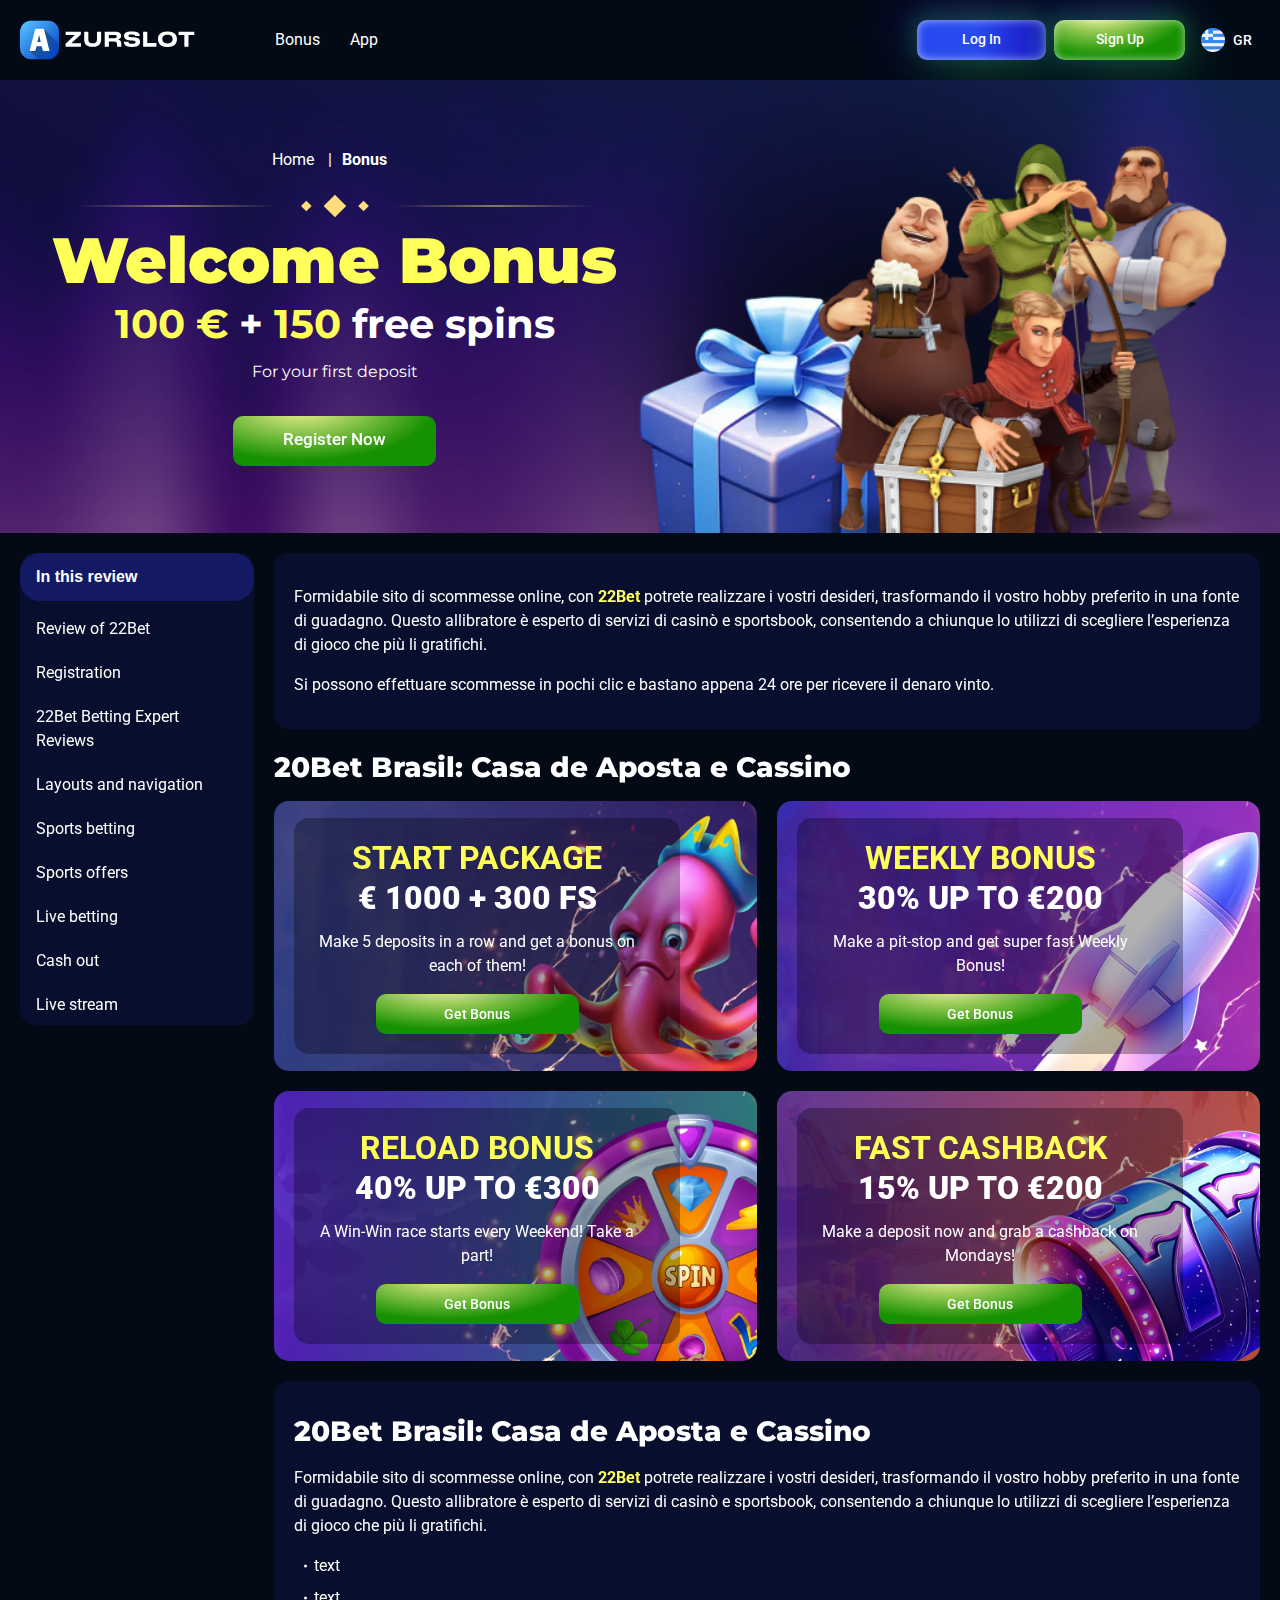
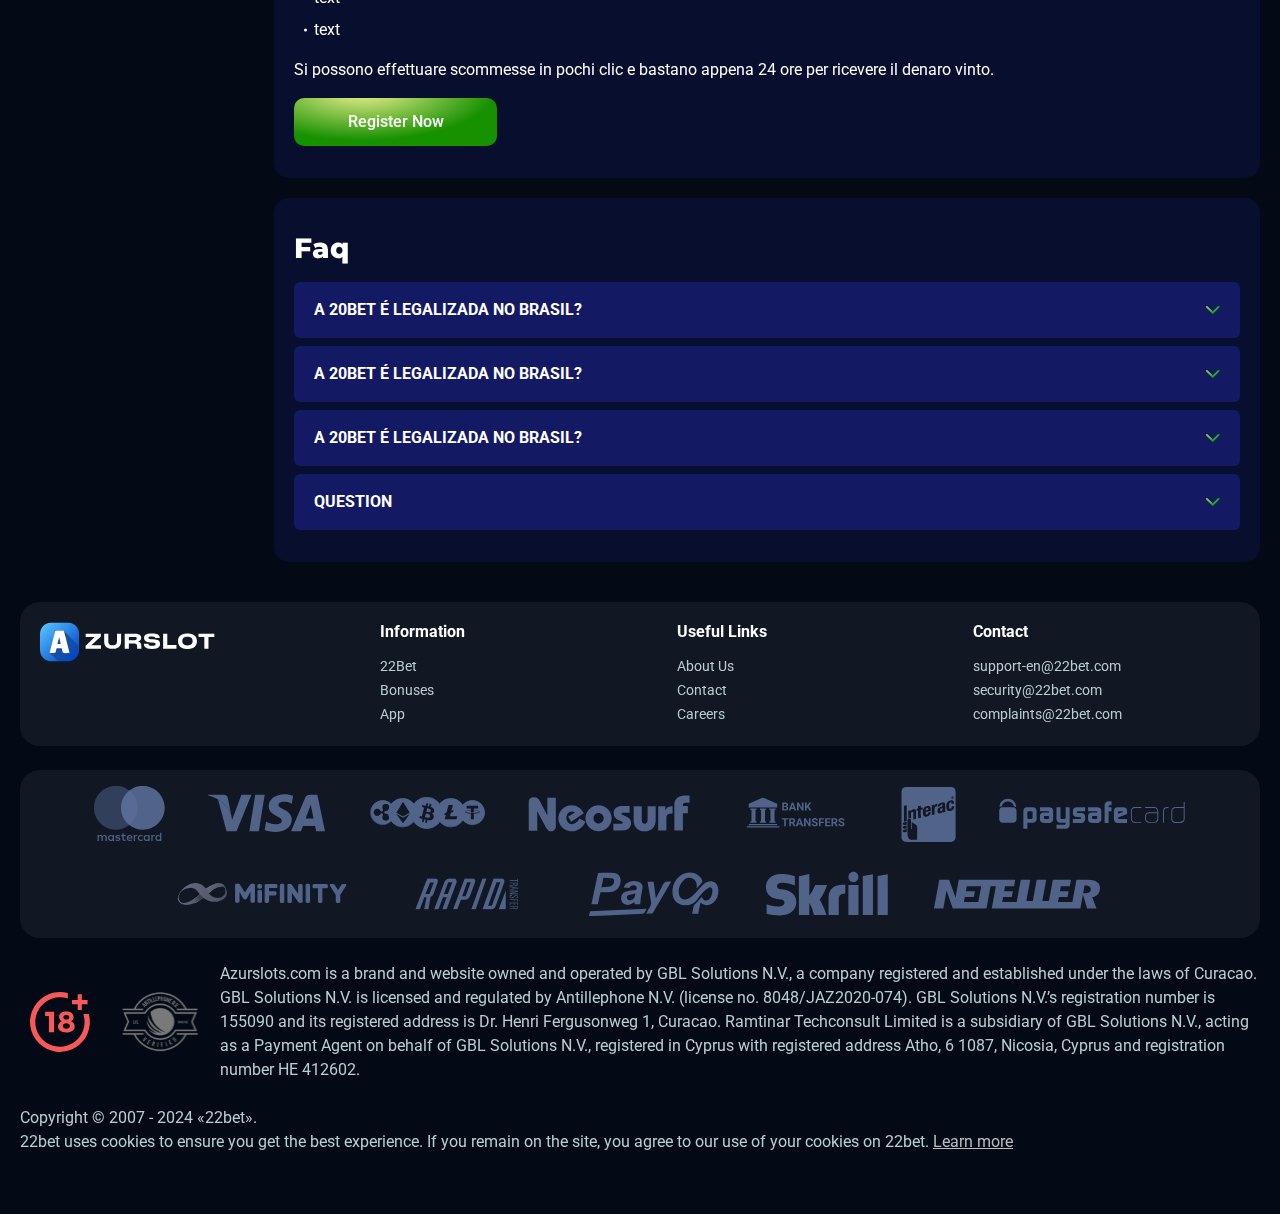
<file: bonus.html>
<!DOCTYPE html>
<html lang="gr">
  <head>
    <meta charset="UTF-8" />
    <meta name="viewport" content="width=device-width, initial-scale=1.0" />
    <title>Welcome Bonus !</title>
    <meta name="description" content="" />
    <meta property="og:site_name" content="" />
    <meta property="og:title" content="" />
    <meta property="og:type" content="website" />
    <meta property="og:url" content="http://azurslotgreece.com/" />
    <meta property="og:image" content />
    <meta property="og:image:alt" content />
    <meta property="og:locale" content="gr" />
    <meta property="og:description" content="" />
    <link rel="preconnect" href="https://fonts.googleapis.com" />
    <link rel="preconnect" href="https://fonts.gstatic.com" crossorigin />
    <link
      href="https://fonts.googleapis.com/css2?family=Roboto:wght@400;500;700&family=Montserrat:wght@100;200;300;400;500;600;700;800;900&display=swap"
      rel="stylesheet"
    />

    <link rel="stylesheet" href="./css/reset.css" />
    <link rel="stylesheet" href="./css/main.css" />
    <link rel="stylesheet" href="./css/media.css" />
    <link rel="icon" href="./images/favicon.png" type="image/x-icon" />
    <script
      src="https://code.jquery.com/jquery-3.6.1.min.js"
      integrity="sha256-o88AwQnZB+VDvE9tvIXrMQaPlFFSUTR+nldQm1LuPXQ="
      crossorigin="anonymous"
    ></script>
    <script type="application/ld+json">
      {
        "@context": "https://schema.org",
        "@type": "BreadcrumbList",
        "itemListElement": [
          {
            "@type": "ListItem",
            "position": 1,
            "item": {
              "@id": "#",
              "name": "Home"
            }
          },
          {
            "@type": "ListItem",
            "position": 2,
            "item": {
              "@id": "#",
              "name": "Bonus"
            }
          }
        ]
      }
    </script>
    <script type="application/ld+json">
      {
        "@context": "https://schema.org",
        "@type": "FAQPage",
        "mainEntity": [
          {
            "@type": "Question",
            "name": "A 20Bet é legalizada no Brasil?",
            "acceptedAnswer": {
              "@type": "Answer",
              "text": "Sim, a casa de apostas tem licença emitida por Curaçao, que é reconhecida no Brasil e a permite atuar por aqui."
            }
          },
          {
            "@type": "Question",
            "name": "A 20Bet é legalizada no Brasil?",
            "acceptedAnswer": {
              "@type": "Answer",
              "text": "Sim, a casa de apostas tem licença emitida por Curaçao, que é reconhecida no Brasil e a permite atuar por aqui."
            }
          },
          {
            "@type": "Question",
            "name": "A 20Bet é legalizada no Brasil?",
            "acceptedAnswer": {
              "@type": "Answer",
              "text": "Sim, a casa de apostas tem licença emitida por Curaçao, que é reconhecida no Brasil e a permite atuar por aqui."
            }
          },
          {
            "@type": "Question",
            "name": "question",
            "acceptedAnswer": {
              "@type": "Answer",
              "text": "Sim, a casa de apostas tem licença emitida por Curaçao, que é reconhecida no Brasil e a permite atuar por aqui."
            }
          }
        ]
      }
    </script>
  </head>
  <body>
    <header class="header">
      <section class="content header__content">
        <a href="#" class="logo header__logo"
          ><img src="./images/logo.svg" alt="logo" title=""
        /></a>
        <button class="header__btn-menu">
          <svg
            width="16px"
            height="16px"
            viewBox="0 0 16 16"
            xmlns="http://www.w3.org/2000/svg"
          >
            <rect y="0" width="16" height="3" rx="1.5"></rect>
            <rect y="6.5" width="16" height="3" rx="1.5"></rect>
            <rect y="13" width="16" height="3" rx="1.5"></rect>
          </svg>
        </button>
        <nav class="menu header__menu">
          <ul class="header__menu-list">
            <li><a href="#">Bonus</a></li>
            <li><a href="#">App</a></li>
          </ul>
          <div class="header__btn">
            <a
              href="#"
              class="header__button header__button-login header__btn-login"
              >Log In
            </a>
            <a
              href="#"
              class="header__button header__button-signin header__btn-signin"
              >Sign Up</a
            >
          </div>
        </nav>
        <a href="#" class="header__button header__button-login">Log In</a>
        <a href="#" class="header__button header__button-signin">Sign Up</a>

        <div class="header__language">
          <div class="header__flag-wrap">
            <a class="header__country" href="#">
              <span><img src="./images/flag.png" alt=" Flag" title /></span>
              <span>gr</span>
            </a>
          </div>
        </div>
      </section>
    </header>
    <section class="hero hero__page">
      <div class="background hero__background hero__background-page">
        <img src="./images/bonus/bg-bonus.png" alt="hero" title />
      </div>

      <div class="hero__data hero__data-page">
        <ul class="breadcrumbs">
          <li>
            <a href="#"> <span>Home</span></a>
          </li>
          <li>
            <a href="#"> <span>Bonus</span></a>
          </li>
        </ul>
        <h1 class="title general hero__title">
          Welcome Bonus
          <strong> 100 € <span> + </span>150 <span>free spins </span></strong>
        </h1>
        <p class="hero__text">For your first deposit</p>

        <a href="#" class="button hero__button">Register Now</a>
      </div>
    </section>
    <main class="main main-page">
      <aside class="sidebar-wrapper">
        <section class="content sidebar">
          <div class="sidebar__navigation">
            <button class="sidebar__links-button">In this review</button>
            <div class="sidebar__links">
              <ul class="sidebar__links-list">
                <li><a href="#" title>Review of 22Bet</a></li>
                <li><a href="#" title>Registration</a></li>
                <li><a href="#" title>22Bet Betting Expert Reviews</a></li>
                <li><a href="#" title>Layouts and navigation</a></li>
                <li><a href="#" title>Sports betting</a></li>
                <li><a href="#" title>Sports offers</a></li>
                <li><a href="#" title>Live betting</a></li>
                <li><a href="#" title>Cash out</a></li>
                <li><a href="#" title>Live stream</a></li>
              </ul>
            </div>
          </div>
        </section>
      </aside>

      <section class="content__wrapper">
        <section class="content page-nav">
          <div class="page-nav-button sidebar__links-button">
            In this review
          </div>
          <ul class="page-nav-list sidebar__links-list">
            <li><a href="#" title>Review of 22Bet</a></li>
            <li><a href="#" title>Registration</a></li>
            <li><a href="#" title>22Bet Betting Expert Reviews</a></li>
            <li><a href="#" title>Layouts and navigation</a></li>
            <li><a href="#" title>Sports betting</a></li>
            <li><a href="#" title>Sports offers</a></li>
            <li><a href="#" title>Live betting</a></li>
            <li><a href="#" title>Cash out</a></li>
            <li><a href="#" title>Live stream</a></li>
          </ul>
        </section>
        <section class="content article">
          <p>
            Formidabile sito di scommesse online, con
            <a href="#" class="article__link">22Bet</a> potrete realizzare i
            vostri desideri, trasformando il vostro hobby preferito in una fonte
            di guadagno. Questo allibratore è esperto di servizi di casinò e
            sportsbook, consentendo a chiunque lo utilizzi di scegliere
            l’esperienza di gioco che più li gratifichi.
          </p>

          <p>
            Si possono effettuare scommesse in pochi clic e bastano appena 24
            ore per ricevere il denaro vinto.
          </p>
        </section>
        <section class="content bonuses">
          <h2 class="title high bonus__title">
            20Bet Brasil: Casa de Aposta e Cassino
          </h2>
          <ul class="bonuses__list">
            <li class="bonuses__item">
              <div class="bonuses__img">
                <img src="./images/bonus/banner-bonus1.webp" alt="" title="" />
              </div>
              <div class="bonuses__desc">
                <div>
                  <h2 class="title high bonuses__title">
                    START PACKAGE
                    <strong>€ 1000 + 300 FS</strong>
                  </h2>
                  <p>
                    Make 5 deposits in a row and get a bonus on each of them!
                  </p>
                </div>
                <div class="bonuses__buttons">
                  <a href="#" class="button bonuses__button">Get Bonus</a>
                </div>
              </div>
            </li>
            <li class="bonuses__item">
              <div class="bonuses__img">
                <img src="./images/bonus/banner-bonus2.webp" alt="" title="" />
              </div>
              <div class="bonuses__desc">
                <div>
                  <h2 class="title high bonuses__title">
                    WEEKLY BONUS
                    <strong>30% UP TO €200 </strong>
                  </h2>
                  <p>Make a pit-stop and get super fast Weekly Bonus!</p>
                </div>
                <div class="bonuses__buttons">
                  <a href="#" class="button bonuses__button">Get Bonus</a>
                </div>
              </div>
            </li>
            <li class="bonuses__item">
              <div class="bonuses__img">
                <img src="./images/bonus/banner-bonus3.webp" alt="" title="" />
              </div>
              <div class="bonuses__desc">
                <div>
                  <h2 class="title high bonuses__title">
                    RELOAD BONUS
                    <strong>40% UP TO €300</strong>
                  </h2>
                  <p>A Win-Win race starts every Weekend! Take a part!</p>
                </div>
                <div class="bonuses__buttons">
                  <a href="#" class="button bonuses__button">Get Bonus</a>
                </div>
              </div>
            </li>
            <li class="bonuses__item">
              <div class="bonuses__img">
                <img src="./images/bonus/banner-bonus4.webp" alt="" title="" />
              </div>
              <div class="bonuses__desc">
                <div>
                  <h2 class="title high bonuses__title">
                    FAST CASHBACK
                    <strong>15% UP TO €200 </strong>
                  </h2>
                  <p>Make a deposit now and grab a cashback on Mondays!</p>
                </div>
                <div class="bonuses__buttons">
                  <a href="#" class="button bonuses__button">Get Bonus</a>
                </div>
              </div>
            </li>
          </ul>
        </section>
        <section class="content article">
          <h2 class="article__title article__title-star high title">
            20Bet Brasil: Casa de Aposta e Cassino
          </h2>
          <p>
            Formidabile sito di scommesse online, con
            <a href="#" class="article__link">22Bet</a> potrete realizzare i
            vostri desideri, trasformando il vostro hobby preferito in una fonte
            di guadagno. Questo allibratore è esperto di servizi di casinò e
            sportsbook, consentendo a chiunque lo utilizzi di scegliere
            l’esperienza di gioco che più li gratifichi.
          </p>

          <ul>
            <li>text</li>
            <li>text</li>
            <li>text</li>
          </ul>
          <p>
            Si possono effettuare scommesse in pochi clic e bastano appena 24
            ore per ricevere il denaro vinto.
          </p>

          <a href="#" class="button article__button article__button-page"
            >Register Now</a
          >
        </section>
        <section class="content faq">
          <h2 class="title high faq__title">Faq</h2>
          <ul class="faq__list">
            <li class="faq__item">
              <h3 class="title medium faq__subtitle js-button-expander">
                A 20Bet é legalizada no Brasil?
              </h3>
              <div class="faq__answer js-expand-content">
                <p>
                  Sim, a casa de apostas tem licença emitida por Curaçao, que é
                  reconhecida no Brasil e a permite atuar por aqui.
                </p>
              </div>
            </li>
            <li class="faq__item">
              <h3 class="title medium faq__subtitle js-button-expander">
                A 20Bet é legalizada no Brasil?
              </h3>
              <div class="faq__answer js-expand-content">
                <p>
                  Sim, a casa de apostas tem licença emitida por Curaçao, que é
                  reconhecida no Brasil e a permite atuar por aqui.
                </p>
              </div>
            </li>
            <li class="faq__item">
              <h3 class="title medium faq__subtitle js-button-expander">
                A 20Bet é legalizada no Brasil?
              </h3>
              <div class="faq__answer js-expand-content">
                <p>
                  Sim, a casa de apostas tem licença emitida por Curaçao, que é
                  reconhecida no Brasil e a permite atuar por aqui.
                </p>
              </div>
            </li>
            <li class="faq__item">
              <h3 class="title medium faq__subtitle js-button-expander">
                question
              </h3>
              <div class="faq__answer js-expand-content">
                <p>
                  Sim, a casa de apostas tem licença emitida por Curaçao, que é
                  reconhecida no Brasil e a permite atuar por aqui.
                </p>
              </div>
            </li>
          </ul>
        </section>
      </section>
    </main>
    <footer class="footer">
      <section class="content footer__content">
        <div class="footer__wrapper">
          <div class="footer__logo-wrap">
            <a href="./index.html" class="logo footer__logo"
              ><img src="./images/logo.svg" alt="logo" title=""
            /></a>
          </div>
          <ul class="footer__menu">
            <li>
              <div>Information</div>
              <ul class="footer__info">
                <li><a href="#">22Bet </a></li>
                <li><a href="#">Bonuses</a></li>
                <li><a href="#">App </a></li>
              </ul>
            </li>

            <li>
              <div>Useful Links</div>
              <ul class="footer__info">
                <li><a href="#">About Us</a></li>
                <li><a href="#">Contact</a></li>
                <li><a href="#">Careers</a></li>
              </ul>
            </li>
            <li>
              <div>Contact</div>
              <ul class="footer__info">
                <li>
                  <a href="mailto:support-en@22bet.com">support-en@22bet.com</a>
                </li>
                <li>
                  <a href="mailto:security@22bet.com">security@22bet.com</a>
                </li>
                <li>
                  <a href="mailto:complaints@22bet.com">complaints@22bet.com</a>
                </li>
              </ul>
            </li>
          </ul>
        </div>

        <div class="footer__cards-pay">
          <ul class="footer__cards-pay-first">
            <li>
              <a href="#"
                ><img src="./images/footer-pay/mastercard.svg" alt="pay" title
              /></a>
            </li>
            <li>
              <a href="#"
                ><img src="./images/footer-pay/visa.svg" alt="pay" title
              /></a>
            </li>
            <li>
              <a href="#"
                ><img src="./images/footer-pay/crypto.svg" alt="pay" title
              /></a>
            </li>
            <li>
              <a href="#"
                ><img src="./images/footer-pay/neosurf.svg" alt="pay" title
              /></a>
            </li>
            <li>
              <a href="#"
                ><img
                  src="./images/footer-pay/bank-transfers.svg"
                  alt="pay"
                  title
              /></a>
            </li>
            <li>
              <a href="#"
                ><img src="./images/footer-pay/interac.svg" alt="pay" title
              /></a>
            </li>
            <li>
              <a href="#"
                ><img src="./images/footer-pay/paysafecard.svg" alt="pay" title
              /></a>
            </li>
            <li>
              <a href="#"
                ><img
                  class="footer__cards-pay-img"
                  src="./images/footer-pay/mifinity.svg"
                  alt="pay"
                  title
              /></a>
            </li>
            <li>
              <a href="#"
                ><img
                  class="footer__cards-pay-img"
                  src="./images/footer-pay/rapid.svg"
                  alt="pay"
                  title
              /></a>
            </li>
            <li>
              <a href="#"
                ><img
                  class="footer__cards-pay-img"
                  src="./images/footer-pay/payOp.svg"
                  alt="pay"
                  title
              /></a>
            </li>
            <li>
              <a href="#"
                ><img
                  class="footer__cards-pay-img"
                  src="./images/footer-pay/skrill.svg"
                  alt="pay"
                  title
              /></a>
            </li>
            <li>
              <a href="#"
                ><img
                  class="footer__cards-pay-img"
                  src="./images/footer-pay/neteller.svg"
                  alt="pay"
                  title
              /></a>
            </li>
          </ul>
        </div>
        <div class="footer__text">
          <div class="footer__img">
            <img src="./images/age.svg" alt="age" title />
            <img src="./images/footer-frame.svg" alt="frame" title />
          </div>
          <p>
            Azurslots.com is a brand and website owned and operated by GBL
            Solutions N.V., a company registered and established under the laws
            of Curacao. GBL Solutions N.V. is licensed and regulated by
            Antillephone N.V. (license no. 8048/JAZ2020-074). GBL Solutions
            N.V.’s registration number is 155090 and its registered address is
            Dr. Henri Fergusonweg 1, Curacao. Ramtinar Techconsult Limited is a
            subsidiary of GBL Solutions N.V., acting as a Payment Agent on
            behalf of GBL Solutions N.V., registered in Cyprus with registered
            address Atho, 6 1087, Nicosia, Cyprus and registration number ΗΕ
            412602.
          </p>
        </div>
        <div class="footer__copy">
          <p>Copyright &copy; 2007 - 2024 «22bet».</p>
          <p>
            22bet uses cookies to ensure you get the best experience. If you
            remain on the site, you agree to our use of your cookies on 22bet.
            <a href="" class="footer__link">Learn more</a>
          </p>
        </div>
      </section>
    </footer>
    <script src="./js/sidebar.js" defer></script>
    <script src="./js/expander.js" defer></script>
    <script src="./js/mobile-menu.js" defer></script>
  </body>
</html>
</file>
<file: css/main.css>
html {
  scroll-behavior: smooth;
  text-size-adjust: 100%;
  box-sizing: border-box;
}

body {
  display: block;
  position: relative;
  width: 100%;
  background: #030a16;
  font-family: "Roboto", sans-serif;
  font-size: 16px;
  font-weight: 400;
  line-height: 24px;
  text-align: left;
  color: #ffffff;
  overflow-x: hidden;
}

.content {
  display: block;
  position: relative;
  width: 100%;
  max-width: 1163px;
  max-width: 1400px;
  overflow: hidden;
  border-radius: 15px;
  background: #131a634d;
  padding: 32px 20px;
  margin: 0 auto 20px auto;
}

h1,
h2,
h3,
h4,
.title {
  display: block;
  position: relative;
  font-size: 64px;
  font-weight: 900;
  line-height: 72px;
  text-align: center;
  color: #ffff5a;
}

h1,
h2 {
  font-family: "Montserrat", sans-serif;
}

h2,
.title.high {
  display: flex;
  justify-content: left;
  align-items: center;
  font-size: 28px;
  line-height: 130%;
  font-weight: 800;
  color: #ffffff;
  text-align: center;
  text-transform: none;
  margin-bottom: 16px;
}

h3,
title.medium {
  font-size: 16px;
  font-weight: 900;
  line-height: 24px;
  text-align: left;
  color: #ffffff;
  text-transform: uppercase;
}
h4,
title.mini {
  font-size: 28px;
  font-weight: 700;
  line-height: 32px;
  text-align: center;
  color: #ffffff;
}

article > *,
.article > *,
.desk > * {
  margin-top: 16px;
}

article > *:first-child,
.article > *:first-child,
.desk > *:first-child {
  margin-top: 0 !important;
}

article > h2,
.article > h2,
.desk > h2 {
  margin-top: 32px;
}

article > h3,
.article > h3,
.desk > h3 {
  margin-top: 16px;
}
article > h4,
.article > h4,
.desk > h4 {
  margin-top: 16px;
}

.button {
  position: relative;
  width: 203px;
  height: 50px;
  background: radial-gradient(
        76.9% 122.63% at 33.52% -15.63%,
        #f2f292 0%,
        #169100 85.15%
      )
      /* warning: gradient uses a rotation that is not supported by CSS and may not behave as expected */,
    radial-gradient(
        66.76% 121.06% at 22.73% 20.31%,
        rgba(45, 241, 81, 0.2) 18.63%,
        rgba(55, 241, 45, 0.186) 100%
      )
      /* warning: gradient uses a rotation that is not supported by CSS and may not behave as expected */;

  border-radius: 10px;
  overflow: hidden;
  font-size: 17px;
  font-weight: 500;
  line-height: 100%;
  text-align: center;
  text-decoration: none;
  text-transform: capitalize;
  color: #ffffff;
  white-space: nowrap;
  cursor: pointer;
  padding: 15px 40px;
  margin: 0 auto;
  transition: all 0.5s;
}

.button:hover {
  transform: scale(1.1);
}

.header__button {
  position: relative;
  min-width: 131px;
  height: 40px;
  font-size: 14px;
  font-weight: 500;
  line-height: 100%;
  text-align: center;
  text-decoration: none;
  text-transform: capitalize;

  white-space: nowrap;
  color: #ffffff;
  cursor: pointer;
  background: radial-gradient(
        76.9% 122.63% at 33.52% -15.63%,
        #f2f292 0%,
        #169100 85.15%
      )
      /* warning: gradient uses a rotation that is not supported by CSS and may not behave as expected */,
    radial-gradient(
        66.76% 121.06% at 22.73% 20.31%,
        rgba(45, 241, 81, 0.2) 18.63%,
        rgba(55, 241, 45, 0.186) 100%
      )
      /* warning: gradient uses a rotation that is not supported by CSS and may not behave as expected */;
  box-shadow: 10px 10px 50px 0px #1ee9324d, -10px -10px 50px 0px #1b0c71,
    -2px -6px 20px 0px #1ee9324d, 0px 0px 10px 0px #ffffff99 inset;
  border-radius: 10px;
  overflow: hidden;
  padding: 12px 30px;
  margin: 0 auto;
}

.header__button-signin {
  margin-right: 8px;
  margin-left: 0;
  transition: all 0.5s;
}

.header__button-login {
  background: radial-gradient(
      35.8% 316.2% at 82.39% 55.47%,
      #1f28d6 0%,
      #2849ef 100%
    )
    /* warning: gradient uses a rotation that is not supported by CSS and may not behave as expected */;

  min-width: 129px;
  margin-left: auto;
  margin-right: 8px;
}

.header__button:hover {
  transform: scale(1.05);
}

.header,
.main,
.footer {
  display: flex;
  position: relative;
  justify-content: space-between;
  align-items: center;
  width: 100%;
  max-width: 1600px;
  padding: 20px;
  margin: 0 auto;
}

.background,
.hero__background {
  display: block;
  position: absolute;
  bottom: 0;
  left: 0;
  height: 100%;
  width: 100%;
  overflow: hidden;
}

.background img,
.hero__background img {
  position: relative;
  display: block;
  width: 100%;
  height: 100%;
  object-fit: cover;
  object-position: 90%;
}
.images img {
  border-radius: 20px;
  width: 100%;
  height: 100%;
  overflow: hidden;
}

/* -------------------HEADER---------------- */

.header {
  position: fixed;
  top: 0;
  left: 0;
  right: 0;
  background: #030a16;
  padding: 0;
  z-index: 100;
  max-width: 100%;
}

.header__content {
  display: flex;
  align-items: center;
  flex-direction: row;
  max-width: 1600px;
  max-height: 80px;
  border-radius: 0;
  background: #030a16;
  padding: 20px;
  margin-bottom: 0;
}

.logo {
  display: block;
  position: relative;
  flex: 0 0 179px;
  margin-right: 61px;
  padding: 20px 0;
  transition: all 0.5s;
}

.logo:hover {
  transform: scale(1.2);
}

.logo img {
  display: block;
  position: relative;
  width: auto;
  max-height: 40px;
}

.header__menu {
  display: flex;
  white-space: nowrap;
  max-height: calc(100vh - 60px);
  overflow-y: auto;
}

.header__menu-list {
  display: flex;
  flex: 1 1 auto;
  flex-direction: row;
  justify-content: center;
  align-items: center;
  white-space: nowrap;

  border-radius: 20px;
}

.header__menu-list li {
  display: block;
  text-align: left;
  padding: 0 15px;
  transition: all 0.5s;
}

.header__menu-list li a {
  display: block;
  color: #ffffff;
  font-weight: 500;
  padding: 10px 0;
}

.header__menu li a:hover {
  color: #00b25b;
}
.header__country {
  display: flex;
  align-items: center;
  gap: 8px;
  border-radius: 20px;
  padding: 8px 29px 8px 8px;
  padding: 8px;
  margin-left: auto;
}

/* .header__country::after {
  content: "";
  position: absolute;
  display: block;
  width: 11px;
  height: 11px;
  top: 50%;
  transform: translateY(-50%);
  right: 10px;
  background: url(../images/flag-arrowDown.svg) no-repeat center center /
    contain;
  transition: transform 0.3s ease-in-out;
}

.header__country.active::after {
  transform: translateY(-50%) rotate(-90deg);
} */

.header__country span:last-child {
  color: #ffffff;
  font-weight: 500;
  font-size: 14px;
  line-height: 100%;
  text-transform: uppercase;
}

.header__country img,
.header__flag-link img {
  width: 24px;
  height: 24px;
  vertical-align: middle;
}

.header__menu-list li {
  display: block;
  text-align: left;
  transition: all 0.5s;
}

.header__menu-list li a {
  display: block;
  color: #ffffff;
  font-weight: 400;
  padding: 10px 0;
}

.header__menu li a:hover {
  color: #18c214;
}

.sidebar__country span {
  display: inline-block;
}

.sidebar__country-menu img {
  width: 24px;
  height: 24px;
  vertical-align: middle;
  margin-right: 10px;
}

.header__country.active {
  border-bottom-right-radius: 0;
  border-bottom-left-radius: 0;
}

.header__flag-wrap {
  border-radius: 20px;
}

.header__country.active {
  border-radius: 20px;
}

.header__flag-menu {
  display: none;
  position: absolute;
  top: 67px;
  right: 23px;
  height: auto;
  border-bottom-right-radius: 12px;
  border-bottom-left-radius: 12px;
  border-top-right-radius: 0;
  border-top-left-radius: 0;
  background: #030a16;
  padding: 8px 0;
  z-index: 9999;
  border-top: 2px solid #ffff5a;
}

.header__flag-link {
  display: flex;
  flex-direction: row;
  align-items: center;
  justify-content: flex-start;
  padding: 0 16px;
  gap: 9px;
}
.header__flag-menu.active {
  display: block;
}

.header__flag-menu ul li + li {
  margin-top: 8px;
}

.header__flag-link:last-child span {
  font-weight: 500;
  color: #ffffff;
  text-transform: uppercase;
}

.header__btn {
  display: none;
}
/* -------------- header__btn-menu-----------*/

.header__btn-menu {
  display: block;
  flex: 0 1 auto;
  min-width: 0;
  background: #ffffff1a;

  border: 1px solid #ffffff;
  padding: 12px;
  order: 3;
  transition: all 0.5s;
}

svg {
  position: relative;
  fill: #ffffff;
  line-height: 1;
  vertical-align: 1;
}

.header__btn-menu {
  display: none;
}

/* -------------main------------- */
.main {
  padding-top: 100px;
  padding-bottom: 0;
}

.content__wrapper {
  display: block;
  position: relative;
  flex: 1 1 100%;
  margin-left: 20px;
}

/* -------------sidebar--------- */

.sidebar-wrapper {
  display: block;
  position: relative;
  align-self: stretch;
  flex: 0 0 234px;
}
.sidebar {
  position: sticky;
  background: transparent;
  top: 87px;
  bottom: 20px;
  padding: 0px;
  overflow-y: auto;

  max-height: calc(100vh - 100px);
}

.sidebar::-webkit-scrollbar {
  display: none;
}

.sidebar__menu ul li a {
  display: block;
  position: relative;
  color: #ffffff;
  transition: all 0.5s;
  display: flex;
  align-items: center;
  transition: all 0.5s;
}

.sidebar__menu ul li a img {
  /* filter: brightness(0) invert(1); */
}

.sidebar__menu ul li:hover a img {
  filter: invert(84%) sepia(100%) saturate(500%) hue-rotate(0deg)
    brightness(500%);
}

.sidebar__menu ul li:hover a {
  color: #ffff5a;
}

/*  */

.sidebar__menu {
  border-radius: 15px;

  background: #131a634d;

  margin-bottom: 16px;
}

.sidebar__menu ul li {
  display: flex;
  align-items: center;
  padding: 8px 16px;
  transition: all 0.5s;
}

.sidebar__menu ul li + li {
  margin-top: 10px;
}
.sidebar__menu li a img {
  position: relative;
  min-width: 24px;
  min-height: 24px;
  margin: auto;
  margin-right: 12px;
  vertical-align: middle;
}

.icon-blur {
  position: relative;
  display: flex;
  align-items: center;
  width: 40px;
  height: 40px;
}

.icon-blur span {
  position: absolute;
  top: 0px;
  left: -4px;
  width: 100%;
  height: 100%;
  filter: blur(5px);
  background: #16a3025e;
  z-index: 0;
  border-radius: 50%;
}

.sidebar__menu li:nth-child(2) a .icon-blur span {
  background: #0855c95e;
}
.sidebar__menu li:nth-child(3) a .icon-blur span {
  background: #de941d5e;
}
.sidebar__menu li:nth-child(4) a .icon-blur span {
  background: #ff070b5e;
}
video.sidebar__menu li:nth-child(5) a .icon-blur span {
  background: #f2f2925e;
}
.sidebar__menu li:nth-child(6) a .icon-blur span {
  background: #c031cd5e;
}
.sidebar__menu li:nth-child(7) a .icon-blur span {
  background: #22c21a5e;
}

.sidebar__links-button,
.sidebar__links-menu {
  position: relative;
  font-size: 16px;
  font-weight: 700;
  line-height: 24px;
  color: #ffffff;
  text-align: left;
  background: none;

  white-space: normal;
  width: 100%;
  padding-right: 70px;
  background: #131a63;

  border-radius: 20px;
  padding: 12px 16px;
  transition: all 0.5s;
  margin-bottom: 8px;
}

/* .sidebar__links-button.active {
  margin-bottom: 16px;
} */

.sidebar__navigation {
  border-radius: 15px;
  background: #131a634d;
}

.page-nav-button::after {
  content: "";
  display: block;
  position: absolute;
  right: 16px;
  top: 50%;
  transform: translateY(-50%);
  width: 20px;
  height: 20px;
  background: url(../images/faq-arrowDown.svg) no-repeat center center / contain;
  transition: transform 0.3s ease-in-out;
}

.page-nav-button.active::after {
  transform: translateY(-50%) rotate(180deg);
}

.sidebar__links-list li a {
  position: relative;
  display: block;
  color: #ffffff;
  font-size: 16px;
  line-height: 24px;
  padding: 8px 16px;
  transition: all 0.5s;
}

.sidebar__links-list.active {
  display: block;
}

.sidebar__links-list li a:hover {
  color: #ffff5a;
  font-weight: 700;
}

.sidebar__links-list {
  display: block;
  max-height: 100vh;
  /* margin-top: 8px; */
}

.sidebar__links-list li + li {
  padding-top: 4px;
}

.page-nav-button {
  margin-bottom: 0;
  cursor: pointer;
}

.sidebar__links-list,
.page-nav-list {
  overflow: hidden;
  max-height: 0;
  transition: max-height 0.5s ease;
}

.sidebar__links-list.active,
.page-nav-list.active {
  display: block;
  max-height: 1000px;
  /* padding: 8px 0; */
}

/* .page-nav-list.active {
  margin-top: 20px;
} */

.page-nav {
  display: none;
  padding: 0;
}

/* -----------hero------ */

.hero {
  display: flex;
  justify-content: left;
  align-items: center;
  min-height: 453px;
  height: 453px;
  padding: 0;
  border-radius: 20px;
  padding: 30px 20px;
  overflow: hidden;
}

.hero__data {
  display: flex;
  flex-direction: column;
  justify-content: center;
  position: relative;

  border-radius: 20px;
  padding: 32px;
}

.hero__title {
  position: relative;
  display: flex;
  flex-direction: column;
  text-align: center;
  padding-top: 40px;
  margin-bottom: 16px;
}

.hero__title::before {
  content: "";
  display: block;
  position: absolute;
  top: 10px;
  left: 50%;
  width: 100%;
  max-width: 516px;
  min-width: 200px;
  height: 24px;
  transform: translateX(-50%);
  background: url(../images/before-h1.svg) no-repeat center center / contain;
}
.hero__title strong {
  font-size: 40px;
  line-height: 100%;
  font-weight: 700;
  margin-top: 8px;
}

.hero__title strong span {
  color: #ffffff;
}

.hero__rating {
  display: flex;
  justify-content: center;
  align-items: center;
  margin-bottom: 16px;
  font-size: 16px;
  line-height: 24px;
  font-weight: 400;
  color: #ffffff;
}

.hero__rating p {
  margin-right: 16px;
  text-transform: capitalize;
}
.hero__rating span {
  display: flex;
  align-items: center;
  gap: 4px;
  white-space: nowrap;
}

.hero__text {
  font-family: "Montserrat", sans-serif;
  text-align: center;
  color: #ffffff;
  margin-bottom: 32px;
}
.hero__button {
  margin-left: auto;
  z-index: 3;
}
/* -------------article--------------- */

.article .article__subtitle {
  justify-content: start;
  font-size: 20px;
  line-height: 32px;
  color: #ffffff;
  padding: 0;
  margin: 16px 0 0 0;
  text-decoration: none;
}

.article__button,
.ratings__button {
  display: flex;
  justify-content: center;
  align-items: center;

  height: 48px;
  font-size: 16px;
  line-height: 20px;
  text-transform: none;
  margin-top: 16px;
  margin-right: auto;
  margin-left: 0;
}

.article__button:hover,
.ratings__button:hover {
  transform: none;
  background: radial-gradient(
        35.8% 316.2% at 82.39% 55.47%,
        #1f28d6 0%,
        #2849ef 100%
      )
      /* warning: gradient uses a rotation that is not supported by CSS and may not behave as expected */,
    radial-gradient(
        92.56% 151.44% at 33.52% -15.63%,
        #2575de 0%,
        #221be8 85.15%
      )
      /* warning: gradient uses a rotation that is not supported by CSS and may not behave as expected */,
    radial-gradient(
        66.76% 121.06% at 22.73% 20.31%,
        rgba(48, 25, 176, 0.2) 18.63%,
        rgba(9, 91, 179, 0.2) 100%
      )
      /* warning: gradient uses a rotation that is not supported by CSS and may not behave as expected */,
    radial-gradient(
      45.91% 85.94% at 55.4% 14.06%,
      rgba(255, 255, 255, 0.4) 0%,
      rgba(255, 255, 255, 0.032) 100%
    );
}

.article ul li {
  position: relative;
  padding-left: 20px;
}

.article ul li::before {
  content: "";
  position: absolute;
  display: block;
  width: 3px;
  height: 3px;
  border-radius: 50%;
  top: 50%;
  transform: translateY(-50%);
  left: 10px;
  background: #ffffff;
}

/* для нумерованного списка */

.article ol {
  counter-reset: ol;
  position: relative;
}

.article ol li {
  counter-increment: ol;
  position: relative;
  padding-left: 20px;
}

.article ol li::before {
  content: counter(ol) ".";
  display: inline-block;
  position: absolute;
  font: inherit;
  font-weight: 700;
  color: inherit;
  left: 0;
  top: 50%;
  transform: translateY(-50%);
}
/*  */

.article ul {
  display: flex;
  flex-direction: column;
  gap: 8px;
}

/* ------about----------- */

table {
  width: 100%;
  display: flex;

  gap: 20px;
}
.about__group {
  display: flex;
  flex-direction: column;
  width: 100%;
  gap: 4px;
  border-left: 4px solid #169100;
}

.about__group tr {
  display: flex;
  position: relative;
  background: #131a63;

  justify-content: center;
  text-align: left;

  border-radius: 3px;

  gap: 8px;
}

.features ul li,
.about__group tr {
  padding: 12px 20px;
  padding: 12px 20px 12px 60px;
}

table td:first-child {
  font-weight: 700;
  width: 50%;
  text-transform: none;
  padding-right: 10px;

  background: radial-gradient(
        76.9% 122.63% at 33.52% -15.63%,
        #f2f292 0%,
        #169100 85.15%
      )
      /* warning: gradient uses a rotation that is not supported by CSS and may not behave as expected */,
    radial-gradient(
        66.76% 121.06% at 22.73% 20.31%,
        rgba(45, 241, 81, 0.2) 18.63%,
        rgba(55, 241, 45, 0.186) 100%
      )
      /* warning: gradient uses a rotation that is not supported by CSS and may not behave as expected */;
  -webkit-background-clip: text;
  -webkit-text-fill-color: transparent;
}
table td:last-child {
  width: 50%;
}

.about__content {
  display: flex;
  gap: 20px;
}

/* ------------features------ */

.features__info {
  display: flex;
  position: relative;
  width: 100%;
  height: auto;
  gap: 20px;
}
.features__list {
  width: 100%;

  border-radius: 15px;
  display: flex;
  gap: 20px;
  justify-content: space-between;
}

.features__info ul li {
  display: flex;
  align-items: center;
  background: #131a63;

  border-radius: 3px;
  padding: 12px 20px 12px 60px;
}

.features__info ul li::before,
.about__group tr::before {
  content: "";
  display: block;
  position: absolute;
  min-width: 24px;
  height: 24px;
  left: 20px;
  background: url(../images/main/features-icon.svg) no-repeat center center /
    contain;
}

.about__group tr:nth-child(1):before {
  background: url(../images/main/about-icon1.svg) no-repeat center center /
    contain;
}
.about__group tr:nth-child(2):before {
  background: url(../images/main/about-icon2.svg) no-repeat center center /
    contain;
}
.about__group tr:nth-child(3):before {
  background: url(../images/main/about-icon3.svg) no-repeat center center /
    contain;
}
.about__group tr:nth-child(4):before {
  background: url(../images/main/about-icon4.svg) no-repeat center center /
    contain;
}
.about__group tr:nth-child(5):before {
  background: url(../images/main/about-icon5.svg) no-repeat center center /
    contain;
}
.about__group tr:nth-child(6):before {
  background: url(../images/main/about-icon6.svg) no-repeat center center /
    contain;
}

.features__list .banner__features {
  margin-bottom: 0;
  height: auto;
  /* padding: 20px; */
}

.features__info ul {
  display: flex;
  flex-direction: column;
  gap: 4px;
  border-left: 4px solid #169100;
}

/* -------------banner---------------- */

.banner {
  display: flex;
  align-items: center;
  justify-content: left;
  overflow: hidden;
  width: 100%;
  height: 370px;

  padding: 20px;
  background: transparent;
  border-radius: 12px;
  margin-bottom: 20px;
}

.banner__info {
  display: flex;

  flex-direction: column;
  align-items: center;
  position: relative;

  text-align: center;

  border-radius: 12px;
  padding: 16px;
}

.banner__info p {
  font-family: "Montserrat", sans-serif;
}

.banner .banner__title-main {
  text-align: left;
  flex-direction: column;
  align-items: center;
  font-weight: 900;
  line-height: 72px;
  font-family: "Montserrat", sans-serif;
  font-size: 64px;
  color: #ffff5a;
  width: 100%;
  text-transform: none;
  margin-bottom: 16px;
}

.banner .banner__title::after {
  display: none;
}

.banner__title-main > *:last-child {
  color: #ffff5a;
  font-size: 32px;
  line-height: 40px;

  font-weight: 700;
}

.banner__title-main span {
  color: #ffffff;
}

.banner .banner__background img {
  object-position: 100%;
}

.banner__button {
  margin-left: auto;
  margin-top: 16px;
}

/* ------------ratings------------------- */

.ratings__list {
  display: flex;

  flex-wrap: wrap;
  gap: 20px;
  display: grid;
  grid-template-columns: repeat(3, 1fr);
}

.ratings__list li {
  position: relative;
  display: flex;
  align-items: center;
  justify-content: center;
  flex-direction: column;
  width: 100%;
  background: #131a63;
  border-radius: 20px;
  padding: 24px 20px;
  color: #ffffff;
}

.ratings__content {
  display: flex;
  gap: 20px;
  margin-bottom: 16px;
  margin-top: 16px;
}

.ratings__info {
  display: flex;
  flex-direction: column;
  justify-content: space-between;
  align-items: center;
  font-size: 20px;
  line-height: 24px;
  font-weight: 700;
  gap: 16px;
  font-family: "Poppins", sans-serif;
  text-transform: uppercase;
  margin-bottom: 16px;
}

.ratings__list p {
  /* margin-right: auto; */
  font-size: 20px;
  line-height: 24px;
  font-weight: 700;
  text-transform: uppercase;
}
.ratings__img {
  display: flex;
}
.ratings__img img {
  width: 24px;
  height: 24px;
}

.ratings__img img + img {
  margin-left: 2px;
}

.ratings__data span {
  font-family: "Poppins", sans-serif;
  font-size: 26px;
  font-weight: 700;
  line-height: 120%;
  background: radial-gradient(
      76.9% 122.63% at 33.52% -15.63%,
      #f2f292 0%,
      #169100 85.15%
    ),
    radial-gradient(
      66.76% 121.06% at 22.73% 20.31%,
      rgba(45, 241, 81, 0.2) 18.63%,
      rgba(55, 241, 45, 0.186) 100%
    );
  -webkit-background-clip: text;
  -webkit-text-fill-color: transparent;
}

/* --------faq------------- */

.faq__subtitle {
  position: relative;
  font-weight: 700;
  font-size: 16px;
  line-height: 24px;
  text-align: left;
  border-radius: 6px;
  background: #131a63;

  color: #ffffff;
  text-transform: uppercase;
  cursor: pointer;
  padding: 16px 56px 16px 20px;
}

.faq__list li + li {
  margin-top: 8px;
}

.faq__subtitle::after {
  content: "";
  display: block;
  position: absolute;
  top: 50%;
  transform: translateY(-50%);
  right: 20px;
  width: 14px;
  height: 14px;
  background: url(../images/faq-arrowDown.svg) no-repeat center center / contain;
  transition: transform 0.3s ease-in-out;
}

.faq__subtitle.active::after {
  transform: translateY(-50%) rotate(180deg);
}

.faq__item.active {
  position: relative;
}

.faq__subtitle.active {
  border: none;
  border-bottom: 2px solid #169000;
  border-radius: 6px 6px 0 0;
}

.faq__answer {
  position: relative;
  padding: 16px 20px;
  border-radius: 6px;
  background: transparent;
  background: #131a63;
  color: #ffffff;
  border-top-right-radius: 0;
  border-top-left-radius: 0;
}

.js-expand-content {
  display: none;
  overflow: hidden;
}
/*  */

.js-expand-content.expanded {
  height: 100%;
}

/* ---------main__arrow------ */
.main__arrow {
  display: block;
  position: fixed;
  width: 42px;
  height: 42px;
  right: 20px;
  bottom: 20px;
  background: url(../images/ArrowUp.svg) no-repeat center center / contain;
  z-index: 100;
}

/* -------footer------------ */
.footer {
  padding-top: 0;
  padding-left: 270px;
  padding-left: 0;
  padding-right: 0;
}

.footer__content {
  display: flex;
  flex-direction: column;
  align-items: center;
  color: #baced0;
  max-width: 1600px;
  background: transparent;
  gap: 24px;
  padding: 20px 0;
  padding: 20px;
}

.footer__logo {
  display: flex;
  max-height: 40px;
  max-width: 179px;
  flex: 0 0 179px;
  padding: 0;
}

.footer__logo img {
  display: block;
}
.footer__menu {
  display: flex;
  flex-wrap: wrap;
  gap: 30px;
  align-items: center;
  align-content: center;
  justify-content: center;
  border-radius: 20px;
  align-items: flex-start;
}

.footer__menu li {
  flex: 1 0 calc((100% - 2px) / 5);
}

.footer__desc p {
  font-size: 12px;
  line-height: 14px;
}

.footer__desc img {
  width: 60px;
}

.footer__info li {
  position: relative;
}

.footer__img-wrap {
  display: flex;
  flex-direction: row;
  gap: 8px;
}

.footer__menu li div,
.footer__wrapp div {
  font-size: 16px;
  font-weight: 700;
  line-height: 20px;
  margin-bottom: 12px;
  color: #ffffff;

  white-space: nowrap;
}

.footer__menu li a {
  position: relative;
  display: block;
  font-size: 14px;
  font-weight: 400;
  line-height: 16px;
  white-space: nowrap;
  color: inherit;
  padding: 4px 16px 4px 0;
  transition: all 0.5s ease;
}

.footer__link {
  color: #bcbcbc;
  text-decoration: underline;
  transition: all 0.5s ease;
}

.footer__link:hover {
  color: #ffff5a;
}
.footer__menu li a:hover {
  color: #e12151;
}

.footer__wrap {
  display: flex;
  justify-content: space-between;
  align-items: flex-start;
  gap: 12px;
}
.footer__wrap img {
  display: block;
  width: 64px;
  height: 56px;
}

.footer__age {
  color: #ffffff;
  font-size: 20px;
  line-height: 24px;
  font-weight: 700;
  flex: 0 0 60px;
}

.footer__wrapper-content {
  width: 100%;
  display: flex;
  justify-content: space-between;
  align-items: center;
  gap: 20px;
}

.footer__wrapp img {
  display: block;
  width: 40px;
  height: 40px;
  margin-left: auto;
}

.footer__wrapper {
  display: flex;
  flex-direction: row;
  gap: 100px;
  background: #ffffff0f;
  border-radius: 20px;
  padding: 20px;
  width: 100%;
}

.footer__img {
  display: flex;
  flex: 0 0 180px;
  flex-direction: row;
  gap: 20px;
}

.footer__logo-wrap {
  display: flex;
  justify-content: space-between;
  flex-direction: row;
}

.footer__flag-wrap {
  background: #14235a;
  border-radius: 10px;
  padding: 12px;
}

.footer__info img {
  margin-right: 8px;
  vertical-align: middle;
}

.footer__cards-pay {
  background: #ffffff0f;
  border-radius: 20px;
  gap: 24px;
  padding: 16px;
}

.footer__cards-pay ul {
  display: flex;
  justify-content: center;
  flex-wrap: wrap;
  row-gap: 24px;
  column-gap: 40px;
}

.footer__cards-pay a img {
  display: block;
  height: 56px;
  transition: all 0.5s;
}

.footer__cards-pay a img:hover {
  transform: scale(1.1);
}

.footer__cards-casino ul {
  display: flex;
  flex-wrap: wrap;
  gap: 12px;
  justify-content: center;
  border-bottom: 1px solid #51638980;
  padding: 16px 0 40px 0;
}

.footer__cards-casino ul li a {
  display: block;
  transition: all 0.5s;
}

.footer__cards-casino ul li a:hover {
  transform: scale(1.1);
}

.footer__text {
  display: flex;
  align-items: center;
  gap: 20px;
}

.footer__copy {
  width: 100%;
}
/* --------------bonus-page--------------- */

.hero__background {
  position: relative;
  object-position: 100%;
}

.hero__page {
  width: 100vw;
  padding: 0;
  margin-bottom: 20px;
  margin-top: 80px;
  border-radius: 0;
}

.main-page {
  padding-top: 0;
}

.hero__data-page {
  position: absolute;
  /* margin-left: 322px; */
  margin-left: 28%;
}
.breadcrumbs {
  display: flex;
  justify-content: center;
  text-align: center;
  margin-bottom: 12px;
  white-space: nowrap;
}

.breadcrumbs li:not(:last-child) a {
  padding-left: 0;
}

.hero__title-page {
  color: #ffffff;
}

.breadcrumbs li a {
  font-weight: 400;
  color: #ffffff;
  padding: 10px;
}

.breadcrumbs li:first-child a:hover {
  color: #1be181;
}

.breadcrumbs li:last-child a {
  font-weight: 700;
  cursor: default;
}

.breadcrumbs > li:not(:last-child):after {
  content: "|";
  position: relative;
  color: #ffffff;
}

.hero__title-bonus {
  margin-bottom: 16px;
}

.article__link {
  color: #ffff5a;
  font-weight: 700;
}

.banner__background-page {
  height: 173px;
  max-height: 100%;
  object-fit: cover;
}

.banner__background-page img {
  display: block;
  height: 100%;
  width: 100%;
  object-fit: cover;
}

.content.bonuses {
  padding: 0;
  background: none;
  border-radius: 0;
  box-shadow: none;
}

.bonuses__list {
  display: flex;
  flex-wrap: wrap;
  gap: 20px;
  width: 100%;
  display: grid;
  grid-template-columns: repeat(2, 1fr);
}

.bonuses__item {
  display: flex;
  align-items: center;
  position: relative;
  flex-direction: row;
  height: auto;
  border-radius: 15px;
  background: #09224d;
  overflow: hidden;
  width: 100%;
}

.bonuses__item > * {
  position: relative;
}

.bonuses__item + .bonuses__item {
  margin-top: 0;
}

.bonuses__item:before {
  display: none;
}

.bonuses__img {
  width: 100%;
  height: 100%;
}

.bonuses__img img {
  display: block;
  width: 100%;
  /* height: 180px; */
  height: 100%;
  /* min-height: 180px; */
}

.bonuses__desc {
  position: absolute;
  display: flex;
  width: 60%;
  flex-direction: column;
  align-items: center;
  padding: 20px 40px 20px 20px;
  text-align: center;
  gap: 16px;
}

.title.bonuses__title {
  flex-direction: column;
  color: #ffff5a;
  border: none;
  position: relative;
  font-weight: 700;
  font-size: 32px;
  line-height: 40px;
  font-family: "Roboto", sans-serif;
  align-items: center;
  margin-bottom: 12px;
}

.title.bonuses__title strong {
  color: #ffffff;
}

.title.bonuses__title::after {
  display: none;
}

.bonuses__buttons {
  display: flex;
  flex-direction: column;
  justify-content: center;
  /* flex-wrap: wrap; */
  gap: 16px;
}

.bonuses__button {
  min-width: 100px;

  height: 40px;
  color: #ffffff;
  text-transform: none;
  font-size: 14px;
  line-height: 22.4px;
  font-weight: 500;
}

.bonuses__button:first-child {
  padding: 9px 29.5px;
}

.hero__button-page {
  background: #ff4949;
}

.article__list li + li {
  margin-top: 8px;
}

.banner__wrapper {
  display: flex;
  flex-wrap: wrap;
  flex-direction: column;
  gap: 20px;
  padding: 0;
  background: none;
}

.hero__button-bonus {
  margin-top: 12px;
}

/* --------------------app-page------------- */
.banner__app {
  position: relative;
  display: flex;
  flex-direction: row;
  align-items: center;
  justify-content: center;
  min-height: 300px;

  padding: 24px 48px;
}
.banner__logo {
  max-width: 225px;
  flex: 0;
  margin-left: 0;
  margin-right: 0;
  z-index: 3;
  padding: 0;
}

.banner__logo img {
  max-height: 90px;
}

.banner__content-app {
  display: flex;
  flex-direction: column;
  align-items: center;
  gap: 32px;
}
.banner__btn {
  display: flex;
  flex-direction: column;
  position: relative;
  width: 240px;
  height: 64px;
  font-size: 15px;
  font-weight: 700;
  line-height: 20px;
  text-align: center;
  text-decoration: none;
  justify-content: center;
  border-radius: 10px;
  align-items: flex-start;
  background: radial-gradient(
        76.9% 122.63% at 33.52% -15.63%,
        #f2f292 0%,
        #169100 85.15%
      )
      /* warning: gradient uses a rotation that is not supported by CSS and may not behave as expected */,
    radial-gradient(
        66.76% 121.06% at 22.73% 20.31%,
        rgba(45, 241, 81, 0.2) 18.63%,
        rgba(55, 241, 45, 0.186) 100%
      )
      /* warning: gradient uses a rotation that is not supported by CSS and may not behave as expected */;

  text-align: left;
  color: #ffffff;
  cursor: pointer;
  text-transform: uppercase;
  padding: 16px 38px;
  padding: 12px 10px 12px 70px;
  transition: all 0.3s ease;
  overflow: hidden;
  margin: 0;
}

.banner__btn span {
  font-size: 18px;
  line-height: 100%;
}

.hero__button-app {
  margin-top: 14px;
}

.banner__btn:hover {
  transform: scale(1.1);
}

.banner__button-wrap {
  display: flex;
  flex-direction: row;
  gap: 16px;
}

.banner__btn-android {
  padding: 12px 30px 12px 70px;
}

.banner__btn-app::after,
.banner__btn-android::after {
  content: "";
  position: absolute;
  left: 20px;

  top: 50%;
  transform: translateY(-50%);
  width: 32px;
  height: 32px;
  background: url(../images/app/android.svg) no-repeat center center / contain;
}

.banner__btn-android::after {
  background: url(../images/app/apple.svg) no-repeat center center / contain;
}
.button__wrap-app {
  display: flex;
  gap: 20px;
  justify-content: center;
}
</file>
<file: css/media.css>
@media screen and (max-width: 1600px) {
  .hero__data-page {
    margin-left: 250px;
  }
}

@media screen and (max-width: 1459px) {
  .banner__info {
    background: rgba(0, 0, 0, 0.2);
    border-radius: 8px;
    padding: 16px;
  }
}

@media screen and (max-width: 1418px) {
  .footer__cards-pay .footer__cards-pay-img {
    max-width: 171px;
  }

  .hero__data-page {
    margin-left: 20px;
    margin-right: 20px;
  }
}

@media screen and (max-width: 1314px) {
  .bonuses__desc {
    width: 80%;
    background: rgba(0, 0, 0, 0.3);
    border-radius: 15px;
    margin-left: 20px;
  }
}
@media screen and (max-width: 1313px) {
  .rating__wrapper {
    padding-left: 0;
  }

  .table tr td:nth-child(2) img {
    width: 20px;
  }
}

@media screen and (max-width: 1299px) {
  .footer__content-desc {
    flex-direction: column;
  }
}
@media screen and (max-width: 1292px) {
  .features {
    flex-direction: column;
  }

  .content__wrapp {
    margin-bottom: 20px;
  }
  .features__wrapp {
    margin-left: 0;
    border-radius: 16px;
    width: 50%;
  }

  .features-banner__background {
    width: 100%;
    max-height: 571px;
  }
}

@media screen and (max-width: 1288px) {
  .features__table td:nth-child(1) {
    width: 45%;
  }
  .features__table td:nth-child(2) {
    width: 55%;
    padding-left: 5px;
  }
  .ratings__list {
    grid-template-columns: repeat(2, 1fr);
  }
}

@media screen and (max-width: 1252px) {
  .features-banner__data {
    padding: 20px;
  }

  .features-banner__title {
    font-size: 28px;
  }
  .features-banner__title span {
    font-size: 16px;
  }
  /* .hero__data {
    background: rgba(0, 0, 0, 0.5);
  } */
  .hero {
    padding-left: 20px;
  }

  .hero__page {
    padding-left: 0;
  }
}

@media screen and (max-width: 1233px) {
  .table tr td:nth-child(2) img {
    width: 18px;
  }
  .ratings__wrap {
    gap: 0;
  }

  .banner__app {
    padding-left: 20px;
    padding-right: 20px;
  }
}

@media screen and (max-width: 1228px) {
  .about__group {
    grid-template-columns: repeat(3, 1fr);
  }
}

@media screen and (max-width: 1212px) {
  .ratings__content {
    flex-direction: column;
    gap: 8px;
  }

  .about__content {
    flex-direction: column;
  }
}

@media screen and (max-width: 1088px) {
  table {
    flex-direction: column;
    gap: 4px;
  }
  .about__group,
  .features__info {
    width: 100%;
  }
  .about__group + .about__group {
    margin-left: 0;
  }
}

@media screen and (max-width: 1183px) {
  .ratings__wrap {
    flex-direction: column;
    align-items: center;
    gap: 20px;
    width: 100%;
    min-height: 328px;
    min-height: max-content;
  }

  .title.bonuses__title {
    font-size: 28px;
    line-height: 32px;
  }

  .table tr td:nth-child(2) img {
    width: 24px;
  }
  .features-banner__title span {
    font-size: 22px;
  }

  .content__wrapp,
  .about__content {
    flex-direction: column;
  }
  .features-banner__title {
    font-size: 32px;
  }

  .hero__title {
    font-size: 55px;
  }

  .hero__data {
    background: rgba(0, 0, 0, 0.4);
  }
  .features__wrapp {
    width: 100%;
    height: 368px;
  }

  .features-banner__data {
    padding: 40px;
  }

  .features__list,
  table {
    width: 100%;
  }
  .features .content__wrapp-last {
    flex-direction: column;
  }

  .banner {
    width: 100%;
  }
}

@media screen and (max-width: 1161px) {
  .banner__logo {
    background: rgba(0, 0, 0, 0.5);
    border-radius: 8px;
    padding: 10px;
  }

  .banner__info-ratings a {
    display: block;
    background: rgba(0, 0, 0, 0.5);
    padding: 10px;
  }

  .bonuses__desc {
    width: 90%;
  }

  .about__content {
    flex-direction: column;
  }
}

@media screen and (max-width: 1060px) {
  .features__list .banner__features {
    height: 300px;
  }

  .banner__info p,
  .banner .banner__title-main {
    text-align: center;
  }
}

@media screen and (max-width: 1053px) {
  /* -------------------------- */
  .header__menu {
    display: none;
  }
  .header__btn-menu {
    display: block;
    background: #09224d;

    border: 1px solid #ffffff;
    border-radius: 8px;
    margin-left: 16px;
  }
  .header__btn-menu.active {
    background: #09224d;
  }

  .header__btn-menu svg {
    display: block;
    margin: 0;
  }
  .header__btn-menu svg rect {
    transform-origin: 50% 50%;
    transition: all 0.5s;
  }

  .header__btn-menu.active svg rect:nth-child(1) {
    x: -2px;
    y: 6px;
    width: 20px;
    transform: rotate(225deg);
  }

  .header__btn-menu.active svg rect:nth-child(3) {
    opacity: 0;
  }

  .header__btn-menu.active svg rect:nth-child(2) {
    x: -2px;
    y: 6px;
    width: 20px;
    transform: rotate(135deg);
  }

  .header__menu {
    display: none;
    position: fixed;
    top: 67px;
    left: 0;
    width: 100%;
    height: 0;
    overflow: hidden;
    background: #09224d;

    text-align: center;
    opacity: 0;
    padding: 20px 50px;
    transition: height 0.5s ease, opacity 0.5s ease;
    z-index: 100;
    overflow-y: auto;
    display: block;
  }

  .header__menu.active {
    display: block;
    height: 100vh;
    opacity: 1;
  }
  .header {
    z-index: 101;
  }
  .header__menu ul {
    display: flex;
    flex-direction: column;
    justify-content: center;
    text-align: center;
    background: none;
    margin-bottom: 16px;
  }
  .header__menu ul li {
    font-size: 14px;
    white-space: nowrap;
  }

  .header__menu-list li + li {
    margin-left: 0;
  }

  .header__menu ul li + li {
    margin-top: 10px;
  }
  .menu ul {
    gap: 5px;
  }

  .menu ul li:not(:last-child) {
    margin-right: 0;
  }

  .header__btn {
    display: inline-block;
  }

  .header__btn a.header__btn-login,
  .header__btn a.header__btn-signin {
    display: block;
    min-width: 220px;
    margin-right: 0;
    padding-left: 20px;
    padding-right: 20px;
  }
  .header__btn a.header__btn-signin {
    margin-top: 16px;
  }

  /* ----------------------- */

  .header__flag-menu {
    right: 80px;
  }

  .features__info {
    flex-direction: column;
    gap: 4px;
  }
}

@media screen and (max-width: 1017px) {
  .sidebar {
    display: none;
  }
  .page-nav {
    display: block;
  }
  .main {
    display: block;
  }
  .content__wrapper {
    margin-left: 0;
  }

  .header__logo {
    margin-right: auto;
  }

  .features-banner__data {
    max-width: 1000px;
    height: 400px;
  }

  .footer__wrapper {
    gap: 40px;
  }
}

@media screen and (max-width: 836px) {
  table td:last-child,
  table td:first-child {
    width: 50%;
  }
}

@media screen and (max-width: 763px) {
  .footer__wrapper {
    flex-direction: column;
    gap: 16px;
  }

  .footer__logo-wrap {
    flex: 0;
    justify-content: center;
  }
  .footer__button {
    margin: 0;
  }

  .footer__logo {
    margin-right: 0;
  }

  .footer__wrapp div {
    justify-content: flex-start;
  }
}

@media screen and (max-width: 750px) {
  .footer__cards-last {
    gap: 20px;
  }

  .ratings__content {
    flex-direction: column;
  }

  .ratings__list {
    grid-template-columns: repeat(1, 1fr);
  }

  .about__group {
    grid-template-columns: repeat(2, 1fr);
  }
}
@media screen and (max-width: 681px) {
  .footer__menu li {
    flex: 1 0 calc((100% - 2px) / 3);
  }
  .ratings__list li {
    width: 100%;
  }
  .footer__text {
    flex-direction: column;
  }

  .footer__img {
    flex: 0;
  }
}

@media screen and (max-width: 649px) {
  .hero {
    padding: 10px;
    align-items: center;
  }

  .hero__page {
    padding: 0;
  }
  .header__button-login {
    display: none;
  }

  .ratings__content {
    flex-direction: column;
  }
  .ratings__button {
    margin-left: auto;
  }
  .ratings__list {
    margin-top: 0;
  }
}

@media screen and (max-width: 618px) {
  .button__wrap-app,
  .banner__button-wrap {
    flex-direction: column;
    align-items: center;
  }

  .banner__app {
    justify-content: center;
  }
}

@media screen and (max-width: 595px) {
  .features-banner__data {
    max-width: 500px;
    height: 300px;
  }
  .banner .banner__title-main {
    font-size: 45px;
    line-height: 50px;
  }
}

@media screen and (max-width: 577px) {
  .table tr td:nth-child(3) {
    display: none;
  }

  .table tr td:nth-child(2) img {
    width: 20px;
    height: 20px;
  }

  .footer__cards li {
    flex: 1 1 calc(33.333% - 16px);
    max-width: calc(33.333% - 16px);
  }

  .features-banner__data {
    max-width: 450px;
    height: 300px;
  }
  .ratings__list {
    grid-template-columns: repeat(1, 1fr);
  }

  .banner__info {
    border-radius: 6px;
    width: 100%;
    min-width: 0;
  }

  .banner__info-ratings a {
    display: block;
    background: none;
  }
}

@media screen and (max-width: 536px) {
  .features-banner__title {
    font-size: 28px;
    line-height: 40px;
  }

  .features-banner__title span {
    font-size: 18px;
  }
  .features__table td:nth-child(1) {
    width: 45%;
  }
  .features__table td:nth-child(2) {
    width: 55%;
  }
  .hero__data {
    padding: 16px;
    align-items: center;
  }
  .hero__text,
  .hero__title {
    text-align: center;
  }
  .hero__button {
    margin-left: auto;
  }

  .banner .banner__background img {
    object-position: 80%;
  }

  .ratings__list li {
    width: 100%;
  }

  .footer__wrap {
    flex-direction: column;
    align-items: center;
  }

  .footer__wrap p {
    text-align: center;
  }

  .ratings__data {
    margin-left: 0;
  }
  .ratings__info p {
    margin-right: 0;
  }

  .header__button-signin {
    display: none;
  }
}

@media screen and (max-width: 518px) {
  .ratings__img img {
    height: auto;
  }
  .features-banner__data {
    padding: 10px;
  }

  .about__group {
    grid-template-columns: repeat(1, 1fr);
  }
}

@media screen and (max-width: 500px) {
  .bonuses__list {
    grid-template-columns: repeat(1, 1fr);
  }
  .hero__data {
    width: 100%;
  }

  .hero__data-page {
    width: 80%;
  }

  .hero__page {
    justify-content: center;
  }

  .about__group tr {
    flex-direction: column;
    text-align: left;
    align-items: flex-start;
  }

  table td:last-child,
  table td:first-child {
    width: 100%;
    padding-left: 0;
    padding-right: 0;
  }
}

@media screen and (max-width: 490px) {
  .ratings__img img {
    width: 28px;
    height: 28px;
  }

  .ratings__img img + img {
    margin-left: 4px;
  }
}
@media screen and (max-width: 478px) {
  .features-banner__title {
    font-size: 22px;
    line-height: 32px;
  }

  .features-banner__title span {
    font-size: 14px;
  }

  .features__button {
    width: 220px;
  }

  .footer__wrap {
    flex-direction: column;
    align-items: center;
  }

  .footer__wrap img {
    margin-bottom: 16px;
  }

  .footer__wrap p {
    text-align: center;
  }

  .footer__cards li {
    flex: 1 1 calc(50% - 16px);
    max-width: calc(50% - 16px);
  }
}

@media screen and (max-width: 463px) {
  .ratings__data {
    margin-left: 0;
  }

  .footer__desc {
    flex-direction: column;
    align-items: center;
  }

  .ratings__info p {
    margin-right: 0;
  }

  .features__table td:nth-child(1) {
    font-weight: 400;
    font-size: 13px;
    width: 50%;
  }
  .features__table td:nth-child(2) {
    width: 50%;
    font-size: 12px;
  }

  .banner .banner__title-main {
    font-size: 36px;
    line-height: 40px;
  }
}

@media screen and (max-width: 457px) {
  .table tr td:nth-child(2) img {
    width: 18px;
    height: 18px;
  }

  .faq__subtitle {
    font-size: 18px;
  }
}

@media screen and (max-width: 455px) {
  .table tr td:nth-child(2) img {
    width: 16px;
    height: 16px;
  }

  .banner__info,
  .banner .banner__title-main {
    align-items: center;
  }
  .banner__button {
    margin-left: auto;
  }

  .hero__title {
    font-size: 36px;
    line-height: 40px;
  }

  .hero__button {
    width: 220px;
  }

  .hero__text {
    margin-bottom: 16px;
  }

  .banner__title-main > *:last-child {
    font-size: 40px;
    line-height: 50px;
  }
  .banner__info {
    padding: 16px;
  }
  .footer__menu li:not(:last-child) a::after {
    display: none;
  }

  .banner .banner__title-main {
    margin-bottom: 16px;
  }
}

@media screen and (max-width: 444px) {
  .footer__menu li {
    flex: 1 0 calc((100% - 2px) / 2);
  }

  .footer__info li {
    display: flex;
    justify-content: center;
  }

  .footer__info li::before {
    display: none;
  }

  .ratings__list p {
    font-size: 16px;
  }

  .bonuses__img img {
    object-fit: cover;
    object-position: 100%;
  }

  .footer__logo-wrap {
    flex-direction: column;
    align-items: center;
    gap: 20px;
  }

  .footer__logo {
    margin-right: 0;
  }

  .footer__menu li div,
  .footer__wrapp div {
    text-align: center;
  }
  .footer__btn {
    align-items: center;
  }

  .footer__logo {
    justify-content: center;
  }

  .footer__logo-wrap p {
    text-align: center;
  }

  .ratings__img img {
    width: 24px;
    height: 24px;
  }
}

@media screen and (max-width: 414px) {
  .table tr td:nth-child(2) img {
    display: none;
  }

  .table tr td:nth-child(3) {
    display: block;
  }

  .features__table td:nth-child(1) {
    font-size: 12px;
  }
  .features__table td:nth-child(2) {
    font-size: 11px;
    padding-left: 5px;
  }
  .features__table td {
    white-space: normal;
  }
  .ratings__list {
    grid-template-columns: repeat(1, 1fr);
  }

  h2,
  .title.high {
    text-align: center;
  }

  .ratings__img img {
    width: 20px;
    height: 20px;
  }
}

@media screen and (max-width: 391px) {
  .hero__title {
    font-size: 32px;
  }

  .hero__data {
    padding: 10px;
  }
  .features-banner__data {
    max-width: 450px;
  }
  .banner {
    padding: 20px;
  }
}

@media screen and (max-width: 376px) {
  .features-banner__title {
    font-size: 18px;
    line-height: 24px;
  }
  .bonuses__desc {
    width: 87%;
  }

  .features-banner__title span {
    font-size: 12px;
  }

  .features__button {
    width: 200px;
  }
  .features-banner__data {
    height: 200px;
  }

  .features__wrapp {
    height: 250px;
  }
}

@media screen and (max-width: 365px) {
  .hero__title {
    line-height: 34px;
  }
  .hero__text {
    line-height: 20px;
  }
  .hero__rating {
    margin-bottom: 10px;
  }
  .header__logo {
    flex: 0 0 90px;
    margin-left: 0;
  }
}

@media screen and (max-width: 353px) {
  .hero__data {
    padding: 10px;
  }

  .hero__title {
    font-size: 28px;
  }

  .hero__data-page {
    max-width: 290px;
  }

  .banner__title-main > *:last-child {
    font-size: 36px;
    line-height: 40px;
  }

  .footer__wrapper-content {
    flex-direction: column;
  }

  .ratings__img img {
    width: 16px;
    height: 16px;
  }
}

@media screen and (max-width: 353px) {
  .hero__data-page {
    max-width: 280px;
  }
}
/* ------------page bonus------------- */

@media screen and (max-width: 1339px) {
  .bonuses__item {
    width: 100%;
  }
}

@media screen and (max-width: 1293px) {
  .banner__background img {
    object-position: 5%;
  }

  .bonuses__img,
  .bonuses__img img {
    width: 100%;
    height: 270px;
  }
}

@media screen and (max-width: 1129px) {
  .bonuses__list {
    grid-template-columns: repeat(2, 1fr);
  }

  /* .bonuses__item,
  .bonuses__desc {
    flex-direction: column;
  } */

  .bonuses__desc {
    text-align: center;
    padding: 20px;
  }

  .title.bonuses__title {
    align-items: center;
  }

  .bonuses__img,
  .bonuses__img img {
    width: 100%;
    height: 250px;
  }
}

@media screen and (max-width: 1113px) {
  .banner__data-bonus,
  .banner .banner__title {
    align-items: center;
  }

  .banner__data-bonus p {
    text-align: center;
  }
}

@media screen and (max-width: 1081px) {
  .banner__data-bonus {
    width: 780px;
    padding: 10px;
  }
}

@media screen and (max-width: 1081px) {
  .banner__data-bonus {
    width: 750px;
  }
}

@media screen and (max-width: 756px) {
  .banner__wrapper .banner__bonus {
    flex-direction: column;
  }
  .banner__data-bonus {
    flex-direction: column;
    padding: 20px;
    width: 100%;
  }
  .banner__wrapper .banner__bonus {
    justify-content: center;
  }
}

@media screen and (max-width: 754px) {
  .banner__logo {
    margin-right: 0;
  }
}

@media screen and (max-width: 750px) {
  .hero__title-page strong {
    font-size: 48px;
    line-height: 57.6px;
  }

  .title.bonuses__title {
    align-items: center;
  }

  .bonuses__desc {
    text-align: center;
  }

  .hero__title {
    font-size: 45px;
  }

  .bonuses__list {
    grid-template-columns: repeat(1, 1fr);
  }

  .title.bonuses__title {
    font-size: 32px;
    line-height: 40px;
  }

  /* .bonuses__item {
    height: 336px;
  } */
}

@media screen and (max-width: 716px) {
  .banner__bonus {
    padding: 20px;
  }
}
@media screen and (max-width: 691px) {
  .banner__wrapper {
    flex-direction: column;
  }
  .banner__bonus {
    width: 100%;
  }
}
@media screen and (max-width: 598px) {
  .bonuses__list {
    grid-template-columns: repeat(1, 1fr);
  }
}
@media screen and (max-width: 593px) {
  .bonuses__item {
    width: 100%;
  }

  .hero__title {
    font-size: 40px;
  }
}

@media screen and (max-width: 536px) {
  .breadcrumbs {
    justify-content: center;
  }
}

@media screen and (max-width: 493px) {
  .bonuses__img img {
    min-height: 240px;
  }

  .hero__title {
    font-size: 34px;
  }

  .hero__title strong {
    font-size: 28px;
  }

  .bonuses__img,
  .bonuses__img img {
    height: 280px;
  }
}

@media screen and (max-width: 455px) {
  .hero__data-bonus {
    padding: 10px;
  }
  .banner__bonus {
    justify-content: center;
    align-items: stretch;
  }

  .banner__wrapper .banner__bonus {
    height: auto;
  }

  .bonuses__buttons {
    flex-direction: column;
  }

  .banner__data .banner__title {
    font-size: 22px;
    line-height: 24px;
  }

  .banner__button {
    margin-top: 16px;
  }

  .hero__title {
    font-size: 32px;
    line-height: 30px;
  }

  .hero__title-page strong,
  .hero__title strong {
    font-size: 38px;
    line-height: 40px;
  }

  .hero__title {
    font-size: 30px;
    font-weight: 700;
  }

  .hero__title strong {
    font-size: 26px;
  }
}

@media screen and (max-width: 391px) {
  .button-page {
    width: 200px;
  }
}

@media screen and (max-width: 378px) {
  .banner__bonus {
    padding: 10px;
    align-items: center;
  }

  .bonuses__img,
  .bonuses__img img {
    width: 100%;
    height: 300px;
  }
}

@media screen and (max-width: 357px) {
  .banner__bonus {
    height: 260px;
  }
  .banner__data-bonus {
    padding: 10px;
  }

  .title.bonuses__title {
    font-size: 24px;
  }

  .hero__title {
    font-size: 26px;
    font-weight: 700;
  }

  .hero__title strong {
    font-size: 24px;
  }
}

/* ----------------page app ---------- */
@media screen and (max-width: 1336px) {
  .banner__app {
    justify-content: flex-start;
  }
}

@media screen and (max-width: 754px) {
  .banner__content-app {
    flex-direction: column;
    align-items: center;
    padding: 20px;
  }

  .banner__logo {
    flex: none;
    margin-left: 0;
    margin-bottom: 12px;
  }
  .banner__background-app img {
    object-position: 70%;
  }
}

@media screen and (max-width: 450px) {
  .banner__app {
    justify-content: center;
  }
}

@media screen and (max-width: 423px) {
  .banner__app {
    justify-content: center;
  }
}

@media screen and (max-width: 390px) {
  .banner__content-app {
    padding: 30px;
  }
}
@media screen and (max-width: 390px) {
  .banner__content-app {
    padding: 20px 30px;
  }
}
@media screen and (max-width: 349px) {
  .banner__content-app {
    padding: 20px;
  }
}
</file>
